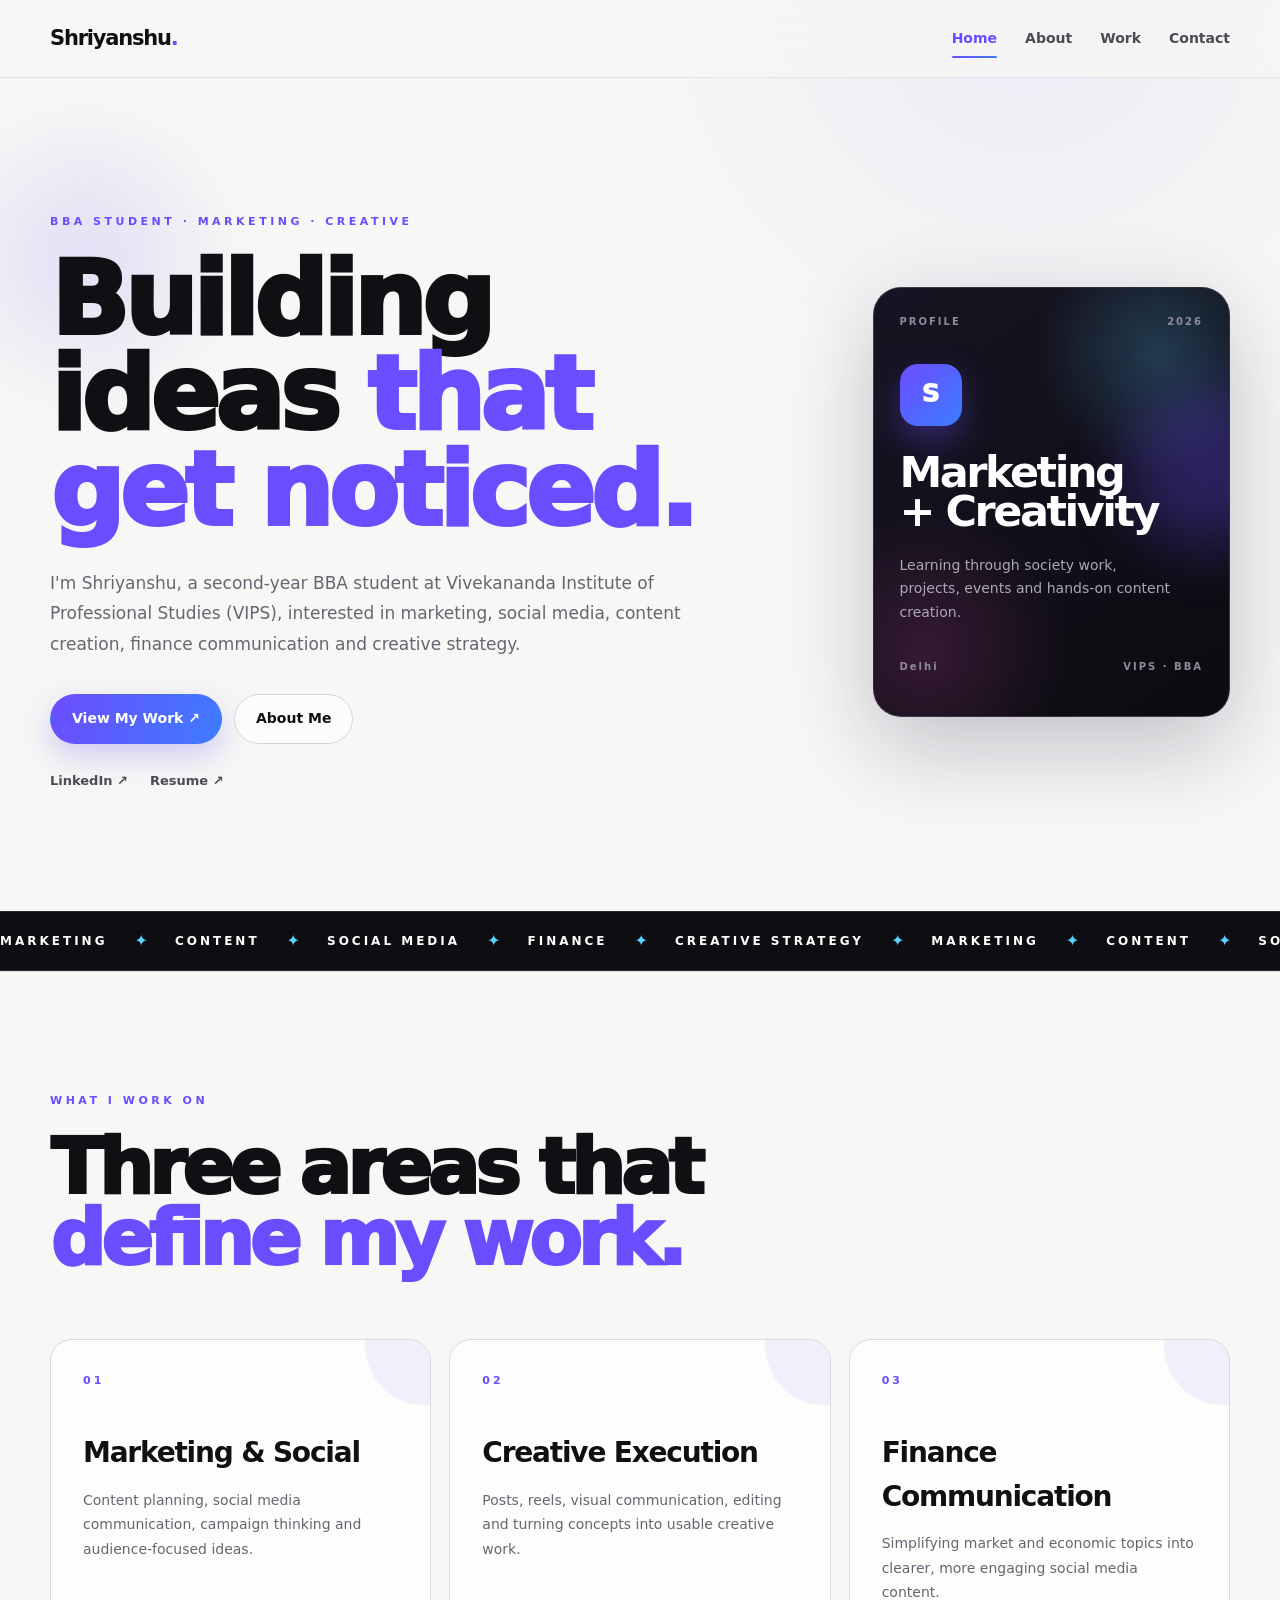
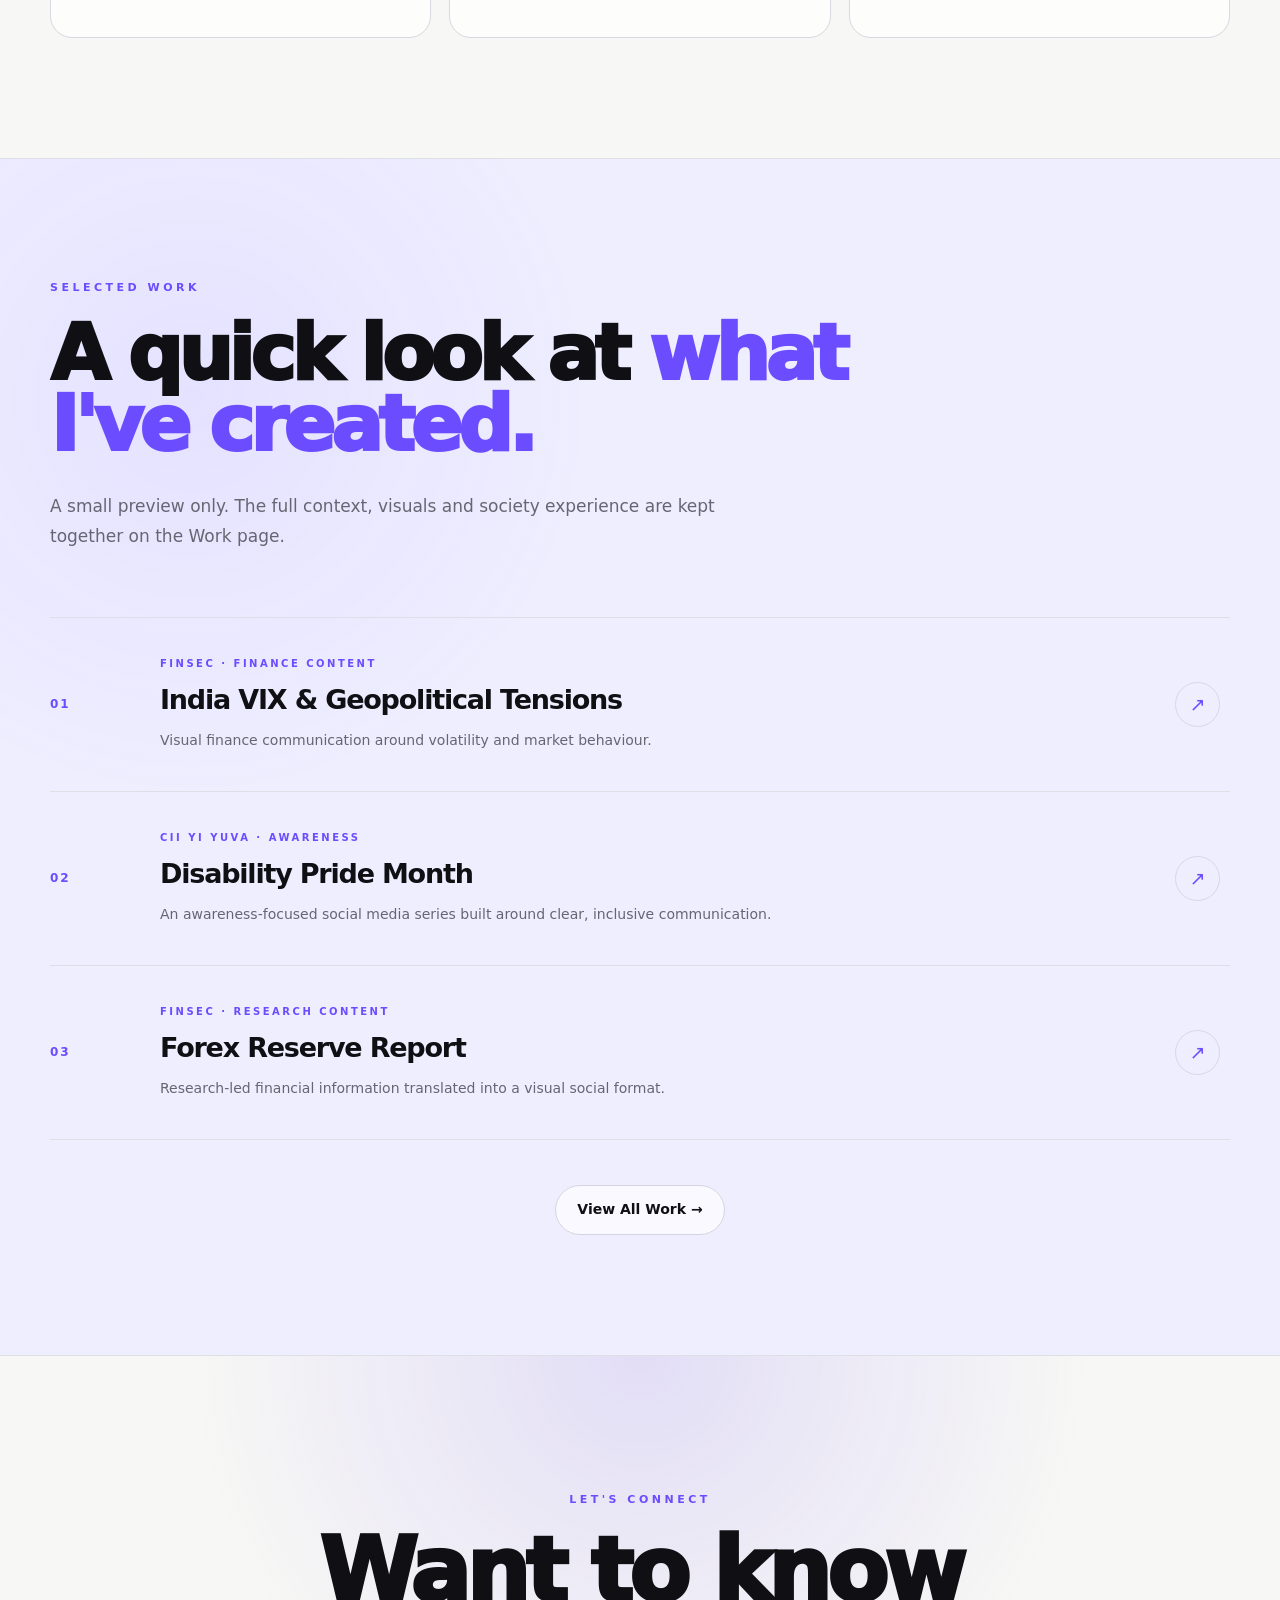
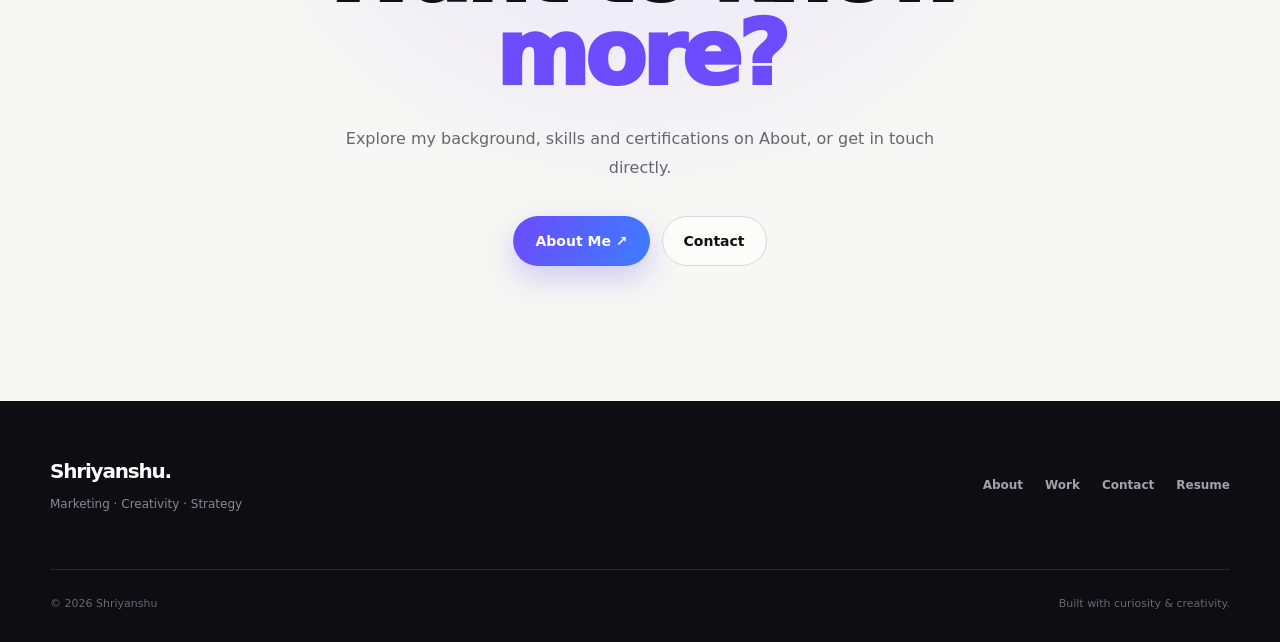
<file: index.html>
<!DOCTYPE html>
<html lang="en">
<head>
    <meta charset="UTF-8">
    <meta name="viewport" content="width=device-width, initial-scale=1.0">
    <title>Shriyanshu — Marketing & Creative Portfolio</title>
    <meta name="description" content="Portfolio of Shriyanshu, a BBA student focused on marketing, social media, content, finance communication and creative strategy.">
    <link rel="stylesheet" href="css/style.css">
</head>
<body>
<div class="scroll-progress" id="scrollProgress"></div>
<header class="navbar">
    <div class="container nav-container">
        <a href="index.html" class="logo">Shriyanshu<span>.</span></a>
        <button class="menu-toggle" id="menuToggle" aria-label="Open navigation menu" aria-expanded="false"><span></span><span></span></button>
        <nav id="mainNav">
            <a href="index.html" class="active">Home</a>
            <a href="about.html">About</a>
            <a href="projects.html">Work</a>
            <a href="contact.html">Contact</a>
        </nav>
    </div>
</header>
<main>
    <section class="hero home-hero">
        <div class="container">
            <div class="hero-grid">
                <div class="hero-content reveal">
                    <p class="eyebrow">BBA Student · Marketing · Creative</p>
                    <h1>Building ideas <span>that get noticed.</span></h1>
                    <p class="hero-text">I'm Shriyanshu, a second-year BBA student at Vivekananda Institute of Professional Studies (VIPS), interested in marketing, social media, content creation, finance communication and creative strategy.</p>
                    <div class="hero-buttons">
                        <a href="projects.html" class="btn primary">View My Work ↗</a>
                        <a href="about.html" class="btn secondary">About Me</a>
                    </div>
                    <div class="social-links">
                        <a href="https://www.linkedin.com/in/shriyanshu-246489385" target="_blank" rel="noopener noreferrer">LinkedIn ↗</a>
                        <a href="assets/images/resume/siri%20Resume.pdf" target="_blank" rel="noopener noreferrer">Resume ↗</a>
                    </div>
                </div>
                <div class="hero-card reveal reveal-delay">
                    <div class="hero-card-top"><span>PROFILE</span><span>2026</span></div>
                    <div class="hero-card-main">
                        <div class="profile-mark">S</div>
                        <h2>Marketing<br>+ Creativity</h2>
                        <p>Learning through society work, projects, events and hands-on content creation.</p>
                    </div>
                    <div class="hero-card-bottom"><span>Delhi</span><span>VIPS · BBA</span></div>
                </div>
            </div>
        </div>
    </section>

    <section class="marquee-section">
        <div class="marquee-track">
            <span>MARKETING</span><i>✦</i><span>CONTENT</span><i>✦</i><span>SOCIAL MEDIA</span><i>✦</i><span>FINANCE</span><i>✦</i><span>CREATIVE STRATEGY</span><i>✦</i>
            <span>MARKETING</span><i>✦</i><span>CONTENT</span><i>✦</i><span>SOCIAL MEDIA</span><i>✦</i><span>FINANCE</span><i>✦</i><span>CREATIVE STRATEGY</span><i>✦</i>
        </div>
    </section>

    <section class="section">
        <div class="container">
            <div class="section-heading reveal">
                <p class="eyebrow">What I Work On</p>
                <h2>Three areas that <span>define my work.</span></h2>
            </div>
            <div class="focus-grid">
                <article class="focus-card reveal"><div class="focus-number">01</div><h3>Marketing & Social</h3><p>Content planning, social media communication, campaign thinking and audience-focused ideas.</p></article>
                <article class="focus-card reveal"><div class="focus-number">02</div><h3>Creative Execution</h3><p>Posts, reels, visual communication, editing and turning concepts into usable creative work.</p></article>
                <article class="focus-card reveal"><div class="focus-number">03</div><h3>Finance Communication</h3><p>Simplifying market and economic topics into clearer, more engaging social media content.</p></article>
            </div>
        </div>
    </section>

    <section class="section section-light">
        <div class="container">
            <div class="section-heading reveal">
                <p class="eyebrow">Selected Work</p>
                <h2>A quick look at <span>what I've created.</span></h2>
                <p class="heading-description">A small preview only. The full context, visuals and society experience are kept together on the Work page.</p>
            </div>
            <div class="project-list">
                <article class="project-row reveal"><div class="project-index">01</div><div class="project-info"><p class="project-category">FINSEC · Finance Content</p><h3>India VIX & Geopolitical Tensions</h3><p>Visual finance communication around volatility and market behaviour.</p></div><a href="projects.html#projects" class="project-arrow" aria-label="View India VIX project">↗</a></article>
                <article class="project-row reveal"><div class="project-index">02</div><div class="project-info"><p class="project-category">CII Yi YUVA · Awareness</p><h3>Disability Pride Month</h3><p>An awareness-focused social media series built around clear, inclusive communication.</p></div><a href="projects.html#projects" class="project-arrow" aria-label="View Disability Pride project">↗</a></article>
                <article class="project-row reveal"><div class="project-index">03</div><div class="project-info"><p class="project-category">FINSEC · Research Content</p><h3>Forex Reserve Report</h3><p>Research-led financial information translated into a visual social format.</p></div><a href="projects.html#projects" class="project-arrow" aria-label="View Forex Reserve project">↗</a></article>
            </div>
            <div class="center-action reveal"><a href="projects.html" class="btn secondary">View All Work →</a></div>
        </div>
    </section>

    <section class="cta-section">
        <div class="container"><div class="cta-content reveal">
            <p class="eyebrow">Let's Connect</p>
            <h2>Want to know <span>more?</span></h2>
            <p>Explore my background, skills and certifications on About, or get in touch directly.</p>
            <div class="hero-buttons"><a href="about.html" class="btn primary">About Me ↗</a><a href="contact.html" class="btn secondary">Contact</a></div>
        </div></div>
    </section>
</main>
<footer>
    <div class="container footer-content">
        <div><a href="index.html" class="footer-logo">Shriyanshu.</a><p>Marketing · Creativity · Strategy</p></div>
        <div class="footer-links"><a href="about.html">About</a><a href="projects.html">Work</a><a href="contact.html">Contact</a><a href="assets/images/resume/siri%20Resume.pdf" target="_blank" rel="noopener noreferrer">Resume</a></div>
        <div class="footer-bottom"><span>© 2026 Shriyanshu</span><span>Built with curiosity & creativity.</span></div>
    </div>
</footer>
<script src="js/main.js"></script>
</body>
</html>
</file>
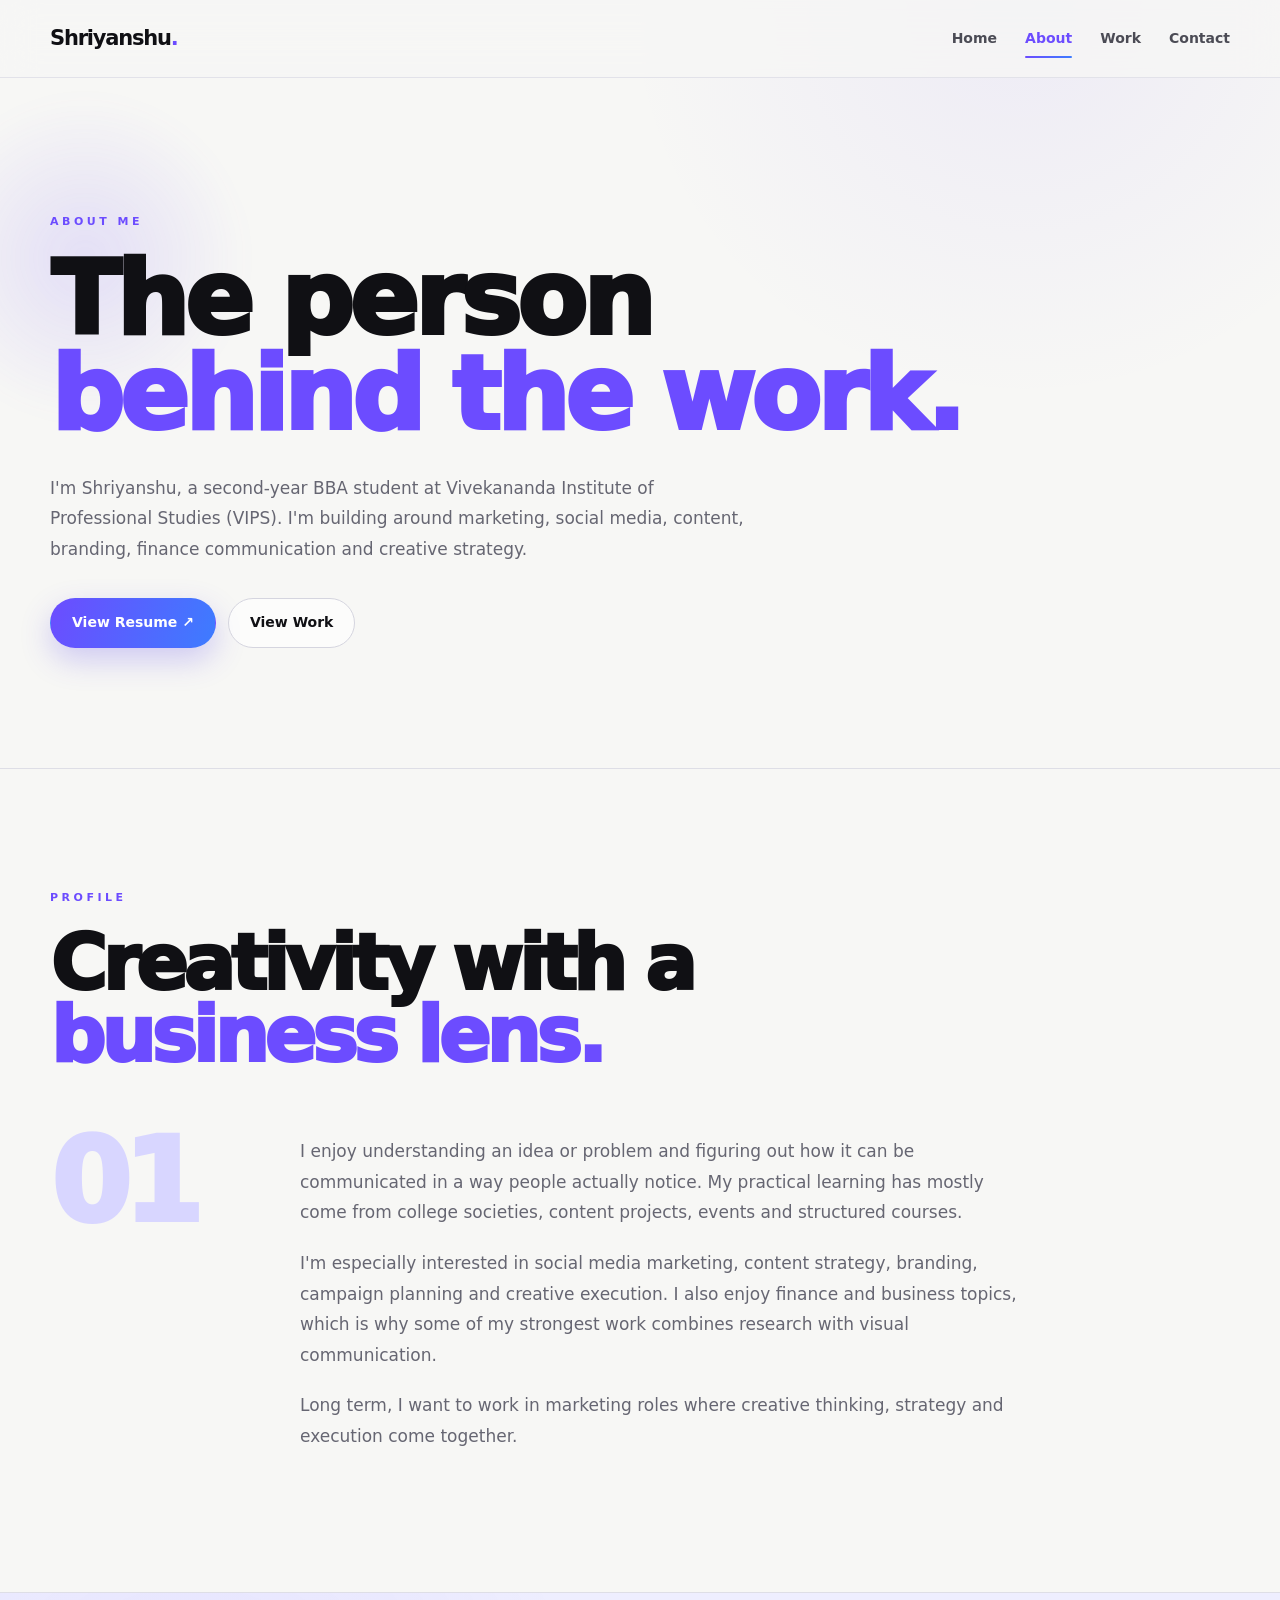
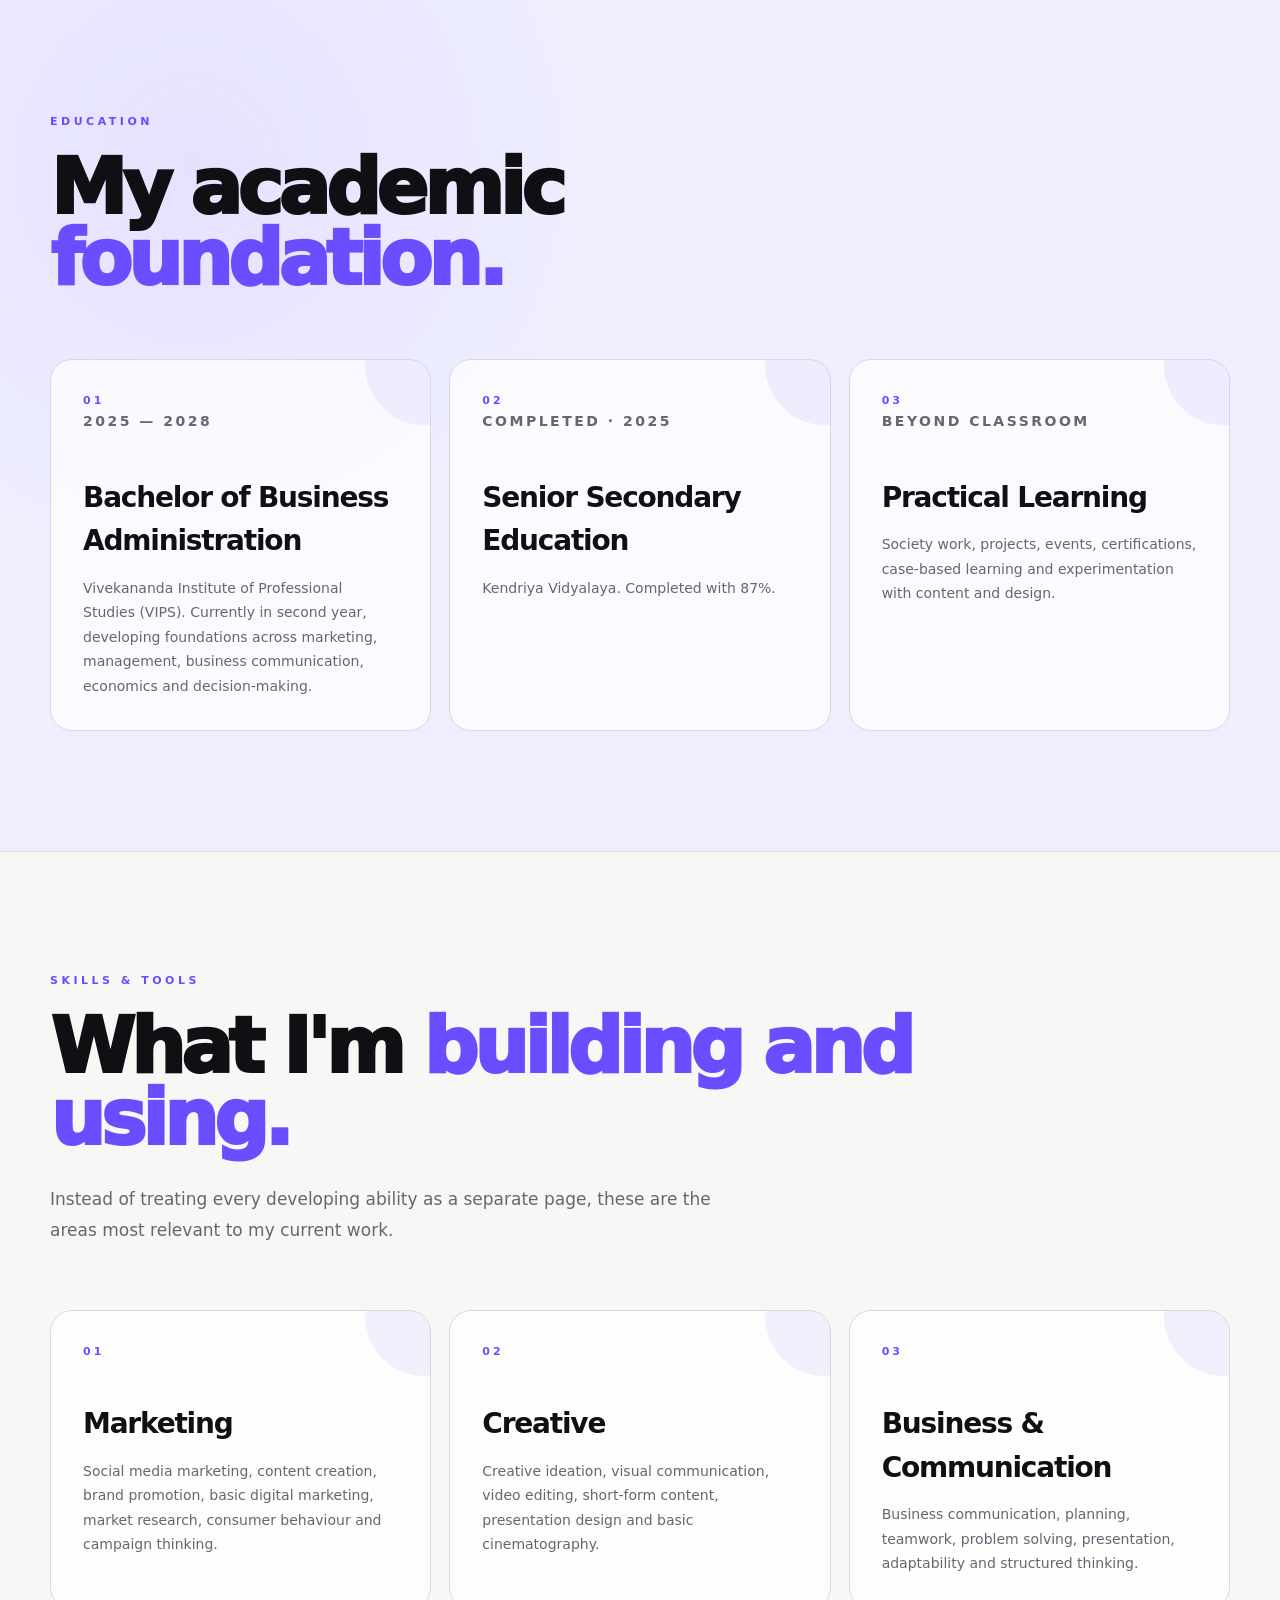
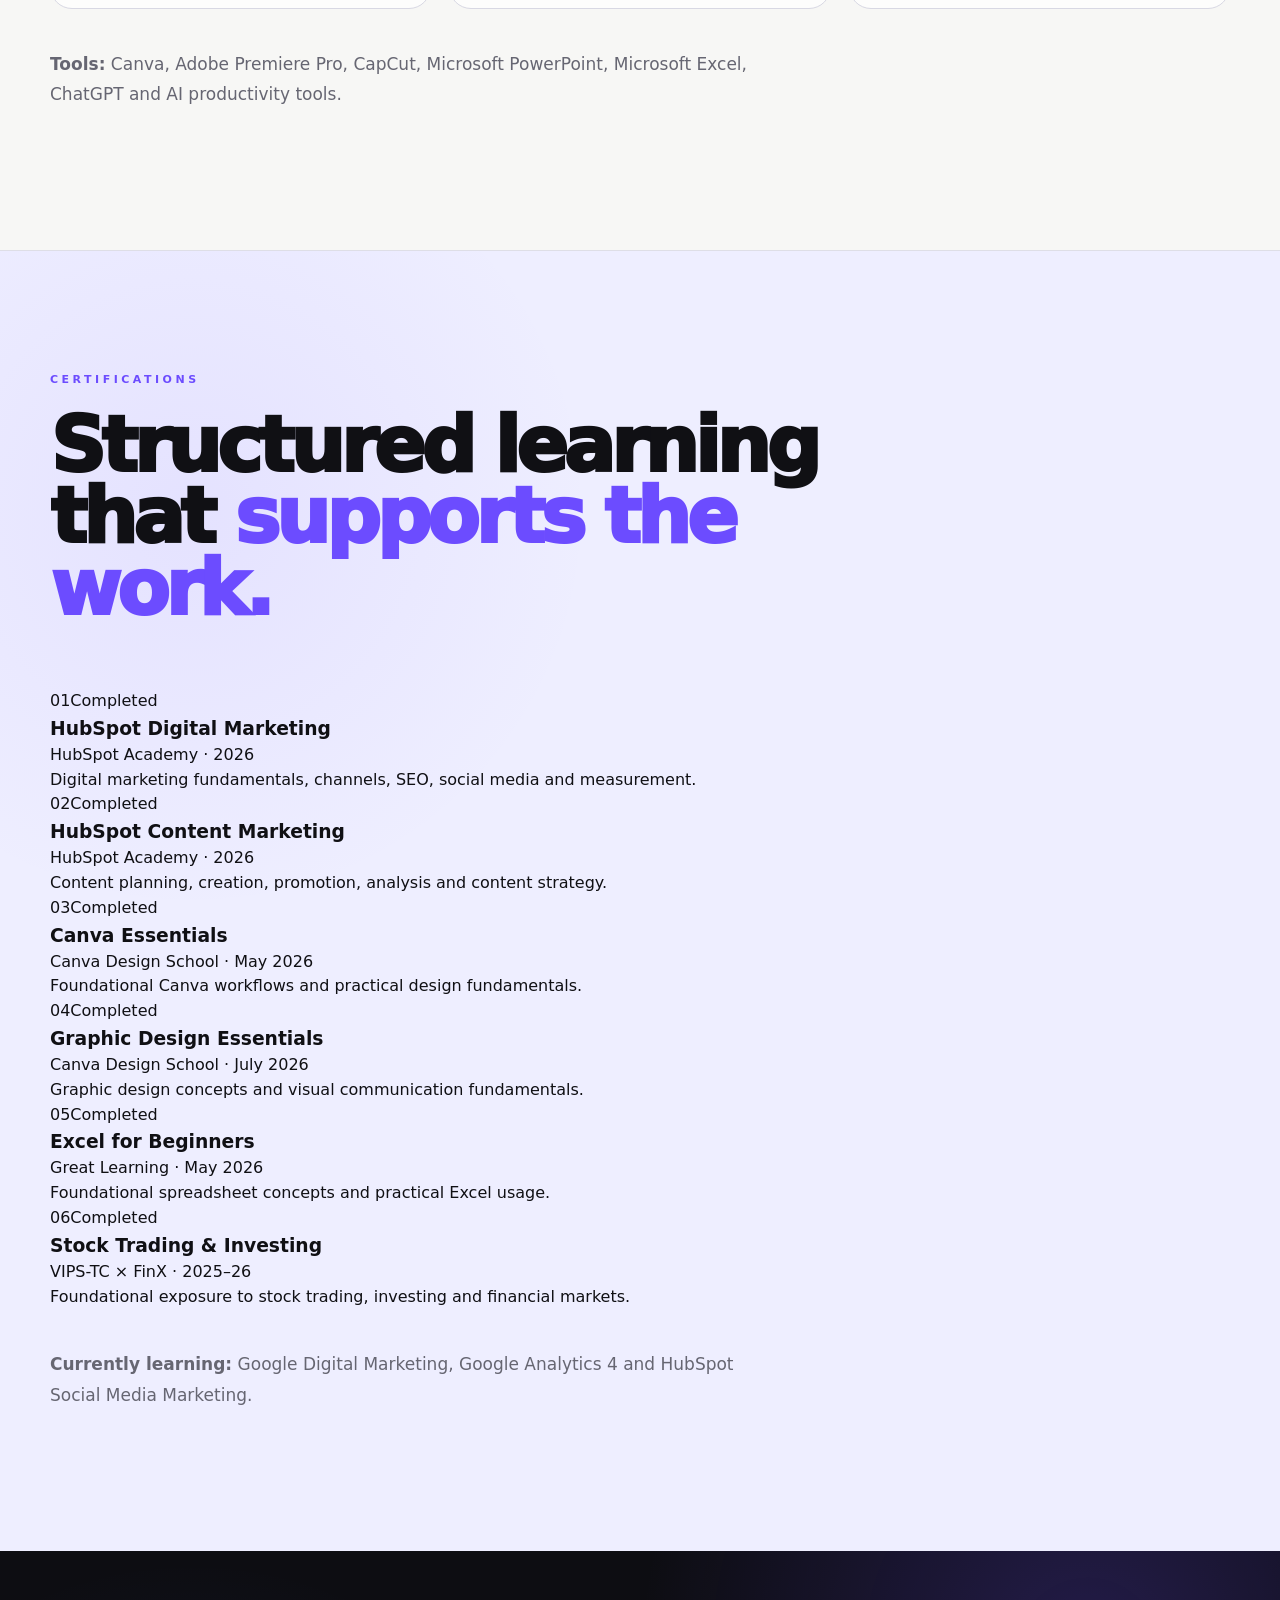
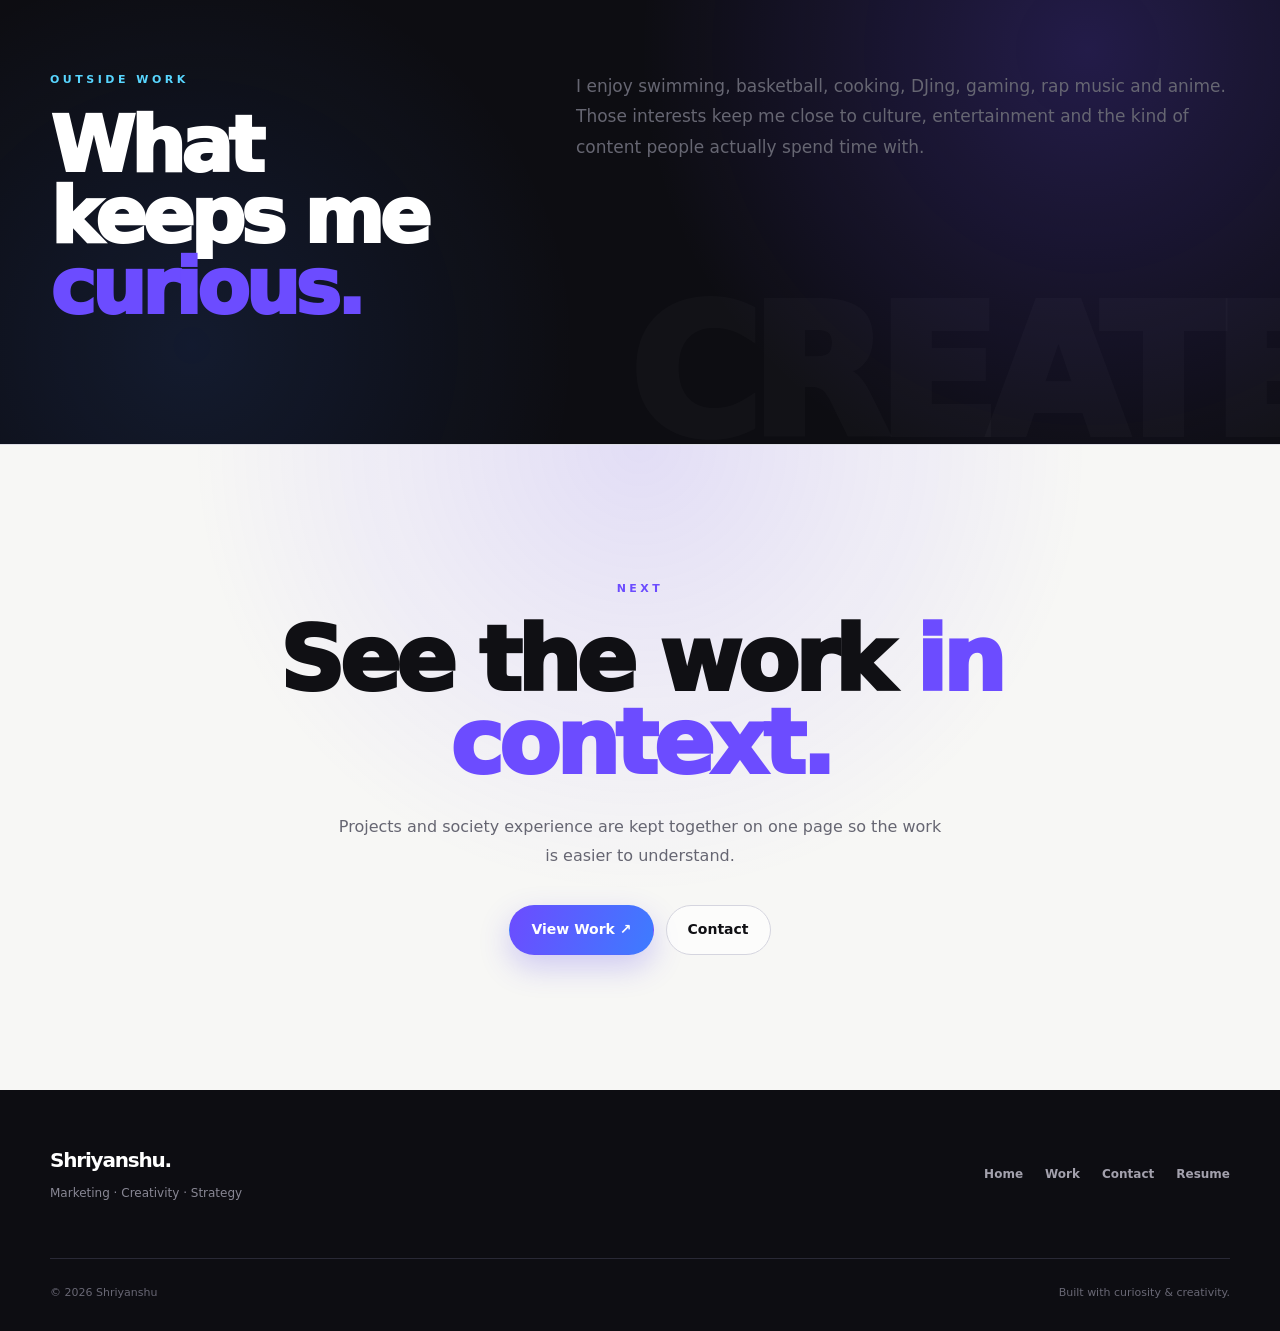
<file: about.html>
<!DOCTYPE html>
<html lang="en">
<head>
    <meta charset="UTF-8">
    <meta name="viewport" content="width=device-width, initial-scale=1.0">
    <title>About — Shriyanshu</title>
    <meta name="description" content="About Shriyanshu — education, skills, certifications, interests and career direction.">
    <link rel="stylesheet" href="css/style.css">
</head>
<body>
<div class="scroll-progress" id="scrollProgress"></div>
<header class="navbar">
    <div class="container nav-container">
        <a href="index.html" class="logo">Shriyanshu<span>.</span></a>
        <button class="menu-toggle" id="menuToggle" aria-label="Open navigation menu" aria-expanded="false"><span></span><span></span></button>
        <nav id="mainNav">
            <a href="index.html">Home</a>
            <a href="about.html" class="active">About</a>
            <a href="projects.html">Work</a>
            <a href="contact.html">Contact</a>
        </nav>
    </div>
</header>
<main>
    <section class="hero">
        <div class="container"><div class="hero-content reveal">
            <p class="eyebrow">About Me</p>
            <h1>The person <span>behind the work.</span></h1>
            <p class="hero-text">I'm Shriyanshu, a second-year BBA student at Vivekananda Institute of Professional Studies (VIPS). I'm building around marketing, social media, content, branding, finance communication and creative strategy.</p>
            <div class="hero-buttons"><a href="assets/images/resume/siri%20Resume.pdf" target="_blank" rel="noopener noreferrer" class="btn primary">View Resume ↗</a><a href="projects.html" class="btn secondary">View Work</a></div>
        </div></div>
    </section>

    <section class="section">
        <div class="container">
            <div class="section-heading reveal"><p class="eyebrow">Profile</p><h2>Creativity with a <span>business lens.</span></h2></div>
            <div class="split-section">
                <div class="large-number reveal">01</div>
                <div class="section-copy reveal">
                    <p>I enjoy understanding an idea or problem and figuring out how it can be communicated in a way people actually notice. My practical learning has mostly come from college societies, content projects, events and structured courses.</p>
                    <p>I'm especially interested in social media marketing, content strategy, branding, campaign planning and creative execution. I also enjoy finance and business topics, which is why some of my strongest work combines research with visual communication.</p>
                    <p>Long term, I want to work in marketing roles where creative thinking, strategy and execution come together.</p>
                </div>
            </div>
        </div>
    </section>

    <section class="section section-light" id="education">
        <div class="container">
            <div class="section-heading reveal"><p class="eyebrow">Education</p><h2>My academic <span>foundation.</span></h2></div>
            <div class="focus-grid">
                <article class="focus-card reveal"><div class="focus-number">01</div><p class="project-category">2025 — 2028</p><h3>Bachelor of Business Administration</h3><p>Vivekananda Institute of Professional Studies (VIPS). Currently in second year, developing foundations across marketing, management, business communication, economics and decision-making.</p></article>
                <article class="focus-card reveal"><div class="focus-number">02</div><p class="project-category">Completed · 2025</p><h3>Senior Secondary Education</h3><p>Kendriya Vidyalaya. Completed with 87%.</p></article>
                <article class="focus-card reveal"><div class="focus-number">03</div><p class="project-category">Beyond Classroom</p><h3>Practical Learning</h3><p>Society work, projects, events, certifications, case-based learning and experimentation with content and design.</p></article>
            </div>
        </div>
    </section>

    <section class="section" id="skills">
        <div class="container">
            <div class="section-heading reveal"><p class="eyebrow">Skills & Tools</p><h2>What I'm <span>building and using.</span></h2><p class="heading-description">Instead of treating every developing ability as a separate page, these are the areas most relevant to my current work.</p></div>
            <div class="focus-grid">
                <article class="focus-card reveal"><div class="focus-number">01</div><h3>Marketing</h3><p>Social media marketing, content creation, brand promotion, basic digital marketing, market research, consumer behaviour and campaign thinking.</p></article>
                <article class="focus-card reveal"><div class="focus-number">02</div><h3>Creative</h3><p>Creative ideation, visual communication, video editing, short-form content, presentation design and basic cinematography.</p></article>
                <article class="focus-card reveal"><div class="focus-number">03</div><h3>Business & Communication</h3><p>Business communication, planning, teamwork, problem solving, presentation, adaptability and structured thinking.</p></article>
            </div>
            <div class="section-copy reveal" style="margin-top:40px">
                <p><strong>Tools:</strong> Canva, Adobe Premiere Pro, CapCut, Microsoft PowerPoint, Microsoft Excel, ChatGPT and AI productivity tools.</p>
            </div>
        </div>
    </section>

    <section class="section section-light" id="certifications">
        <div class="container">
            <div class="section-heading reveal"><p class="eyebrow">Certifications</p><h2>Structured learning that <span>supports the work.</span></h2></div>
            <div class="certification-grid">
                <article class="certification-card reveal"><div class="certification-card-top"><span class="certification-number-small">01</span><span class="certification-status">Completed</span></div><h3>HubSpot Digital Marketing</h3><p class="certification-provider">HubSpot Academy · 2026</p><p>Digital marketing fundamentals, channels, SEO, social media and measurement.</p></article>
                <article class="certification-card reveal"><div class="certification-card-top"><span class="certification-number-small">02</span><span class="certification-status">Completed</span></div><h3>HubSpot Content Marketing</h3><p class="certification-provider">HubSpot Academy · 2026</p><p>Content planning, creation, promotion, analysis and content strategy.</p></article>
                <article class="certification-card reveal"><div class="certification-card-top"><span class="certification-number-small">03</span><span class="certification-status">Completed</span></div><h3>Canva Essentials</h3><p class="certification-provider">Canva Design School · May 2026</p><p>Foundational Canva workflows and practical design fundamentals.</p></article>
                <article class="certification-card reveal"><div class="certification-card-top"><span class="certification-number-small">04</span><span class="certification-status">Completed</span></div><h3>Graphic Design Essentials</h3><p class="certification-provider">Canva Design School · July 2026</p><p>Graphic design concepts and visual communication fundamentals.</p></article>
                <article class="certification-card reveal"><div class="certification-card-top"><span class="certification-number-small">05</span><span class="certification-status">Completed</span></div><h3>Excel for Beginners</h3><p class="certification-provider">Great Learning · May 2026</p><p>Foundational spreadsheet concepts and practical Excel usage.</p></article>
                <article class="certification-card reveal"><div class="certification-card-top"><span class="certification-number-small">06</span><span class="certification-status">Completed</span></div><h3>Stock Trading & Investing</h3><p class="certification-provider">VIPS-TC × FinX · 2025–26</p><p>Foundational exposure to stock trading, investing and financial markets.</p></article>
            </div>
            <div class="section-copy reveal" style="margin-top:40px"><p><strong>Currently learning:</strong> Google Digital Marketing, Google Analytics 4 and HubSpot Social Media Marketing.</p></div>
        </div>
    </section>

    <section class="dark-section">
        <div class="container"><div class="dark-grid">
            <div class="dark-heading reveal"><p class="eyebrow">Outside Work</p><h2>What keeps me <span>curious.</span></h2></div>
            <div class="section-copy reveal"><p>I enjoy swimming, basketball, cooking, DJing, gaming, rap music and anime. Those interests keep me close to culture, entertainment and the kind of content people actually spend time with.</p></div>
        </div></div>
    </section>

    <section class="cta-section">
        <div class="container"><div class="cta-content reveal"><p class="eyebrow">Next</p><h2>See the work <span>in context.</span></h2><p>Projects and society experience are kept together on one page so the work is easier to understand.</p><div class="hero-buttons"><a href="projects.html" class="btn primary">View Work ↗</a><a href="contact.html" class="btn secondary">Contact</a></div></div></div>
    </section>
</main>
<footer>
    <div class="container footer-content">
        <div><a href="index.html" class="footer-logo">Shriyanshu.</a><p>Marketing · Creativity · Strategy</p></div>
        <div class="footer-links"><a href="index.html">Home</a><a href="projects.html">Work</a><a href="contact.html">Contact</a><a href="assets/images/resume/siri%20Resume.pdf" target="_blank" rel="noopener noreferrer">Resume</a></div>
        <div class="footer-bottom"><span>© 2026 Shriyanshu</span><span>Built with curiosity & creativity.</span></div>
    </div>
</footer>
<script src="js/main.js"></script>
</body>
</html>
</file>
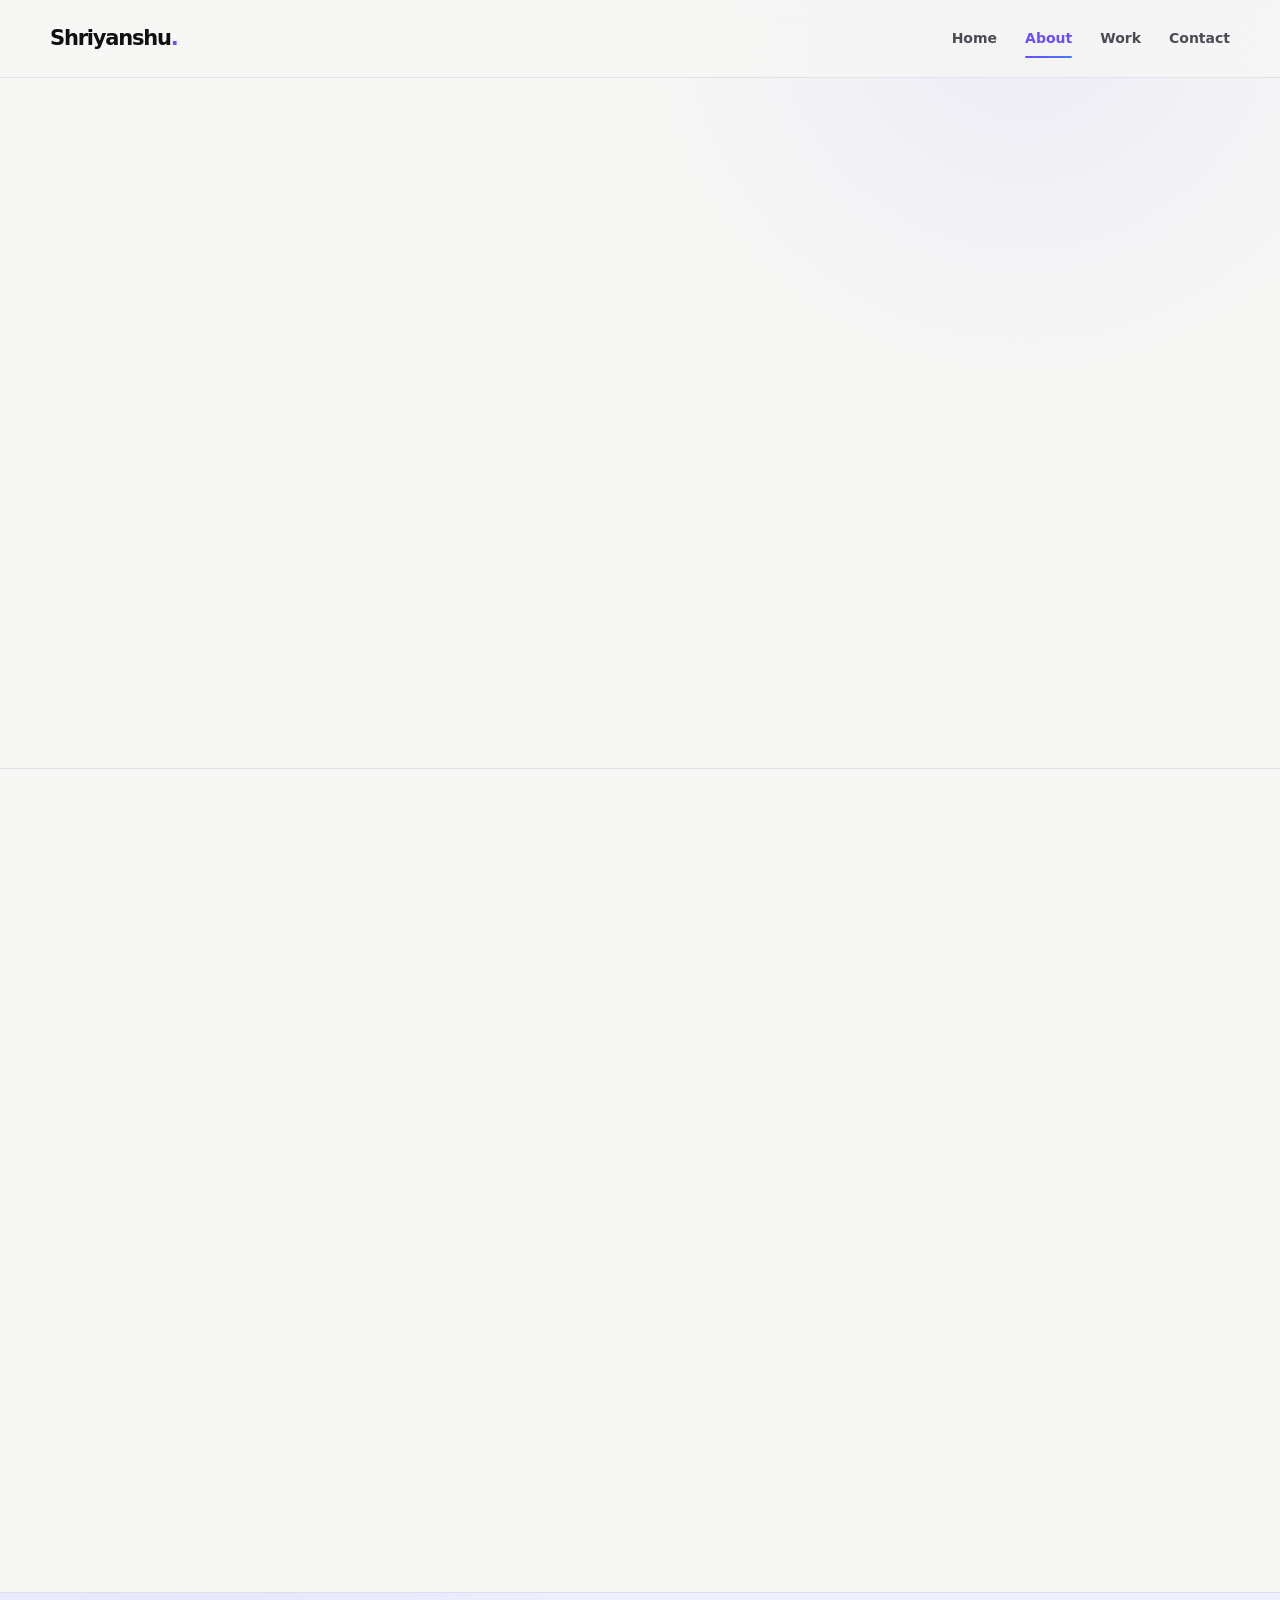
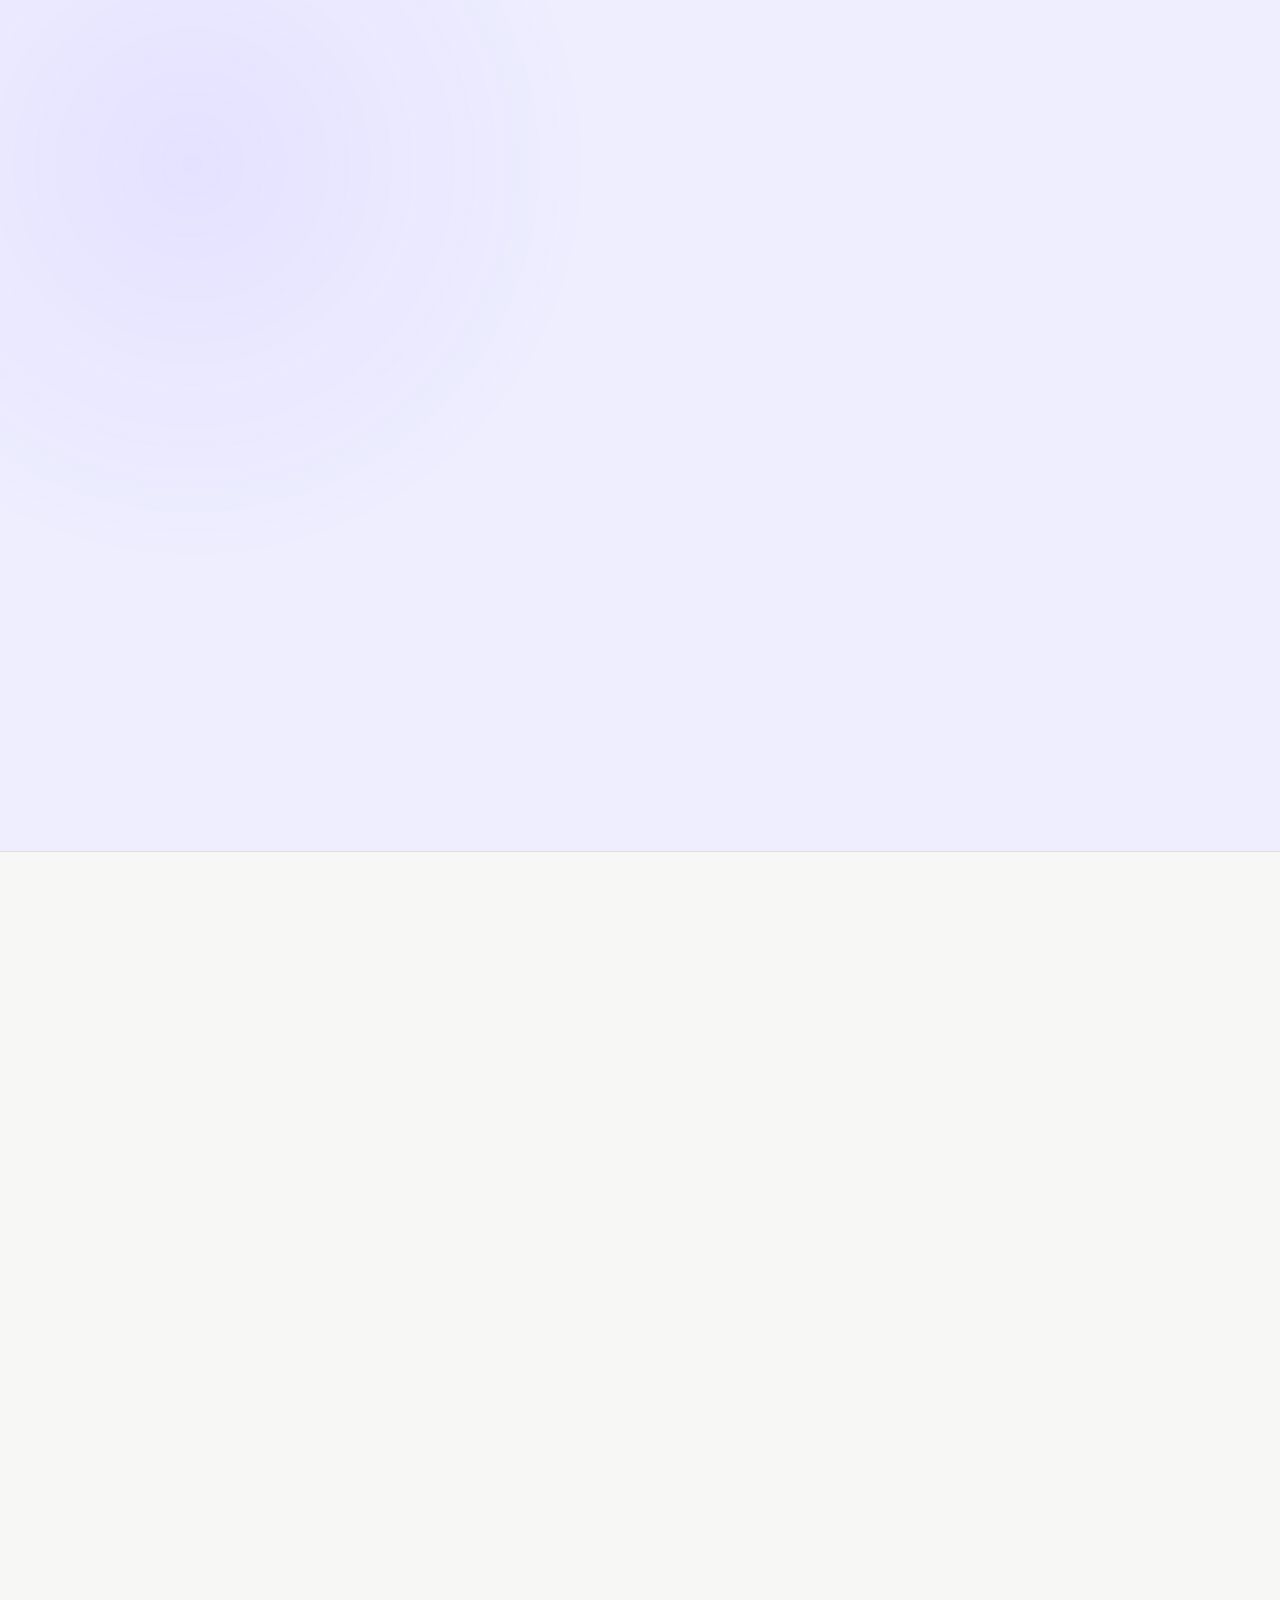
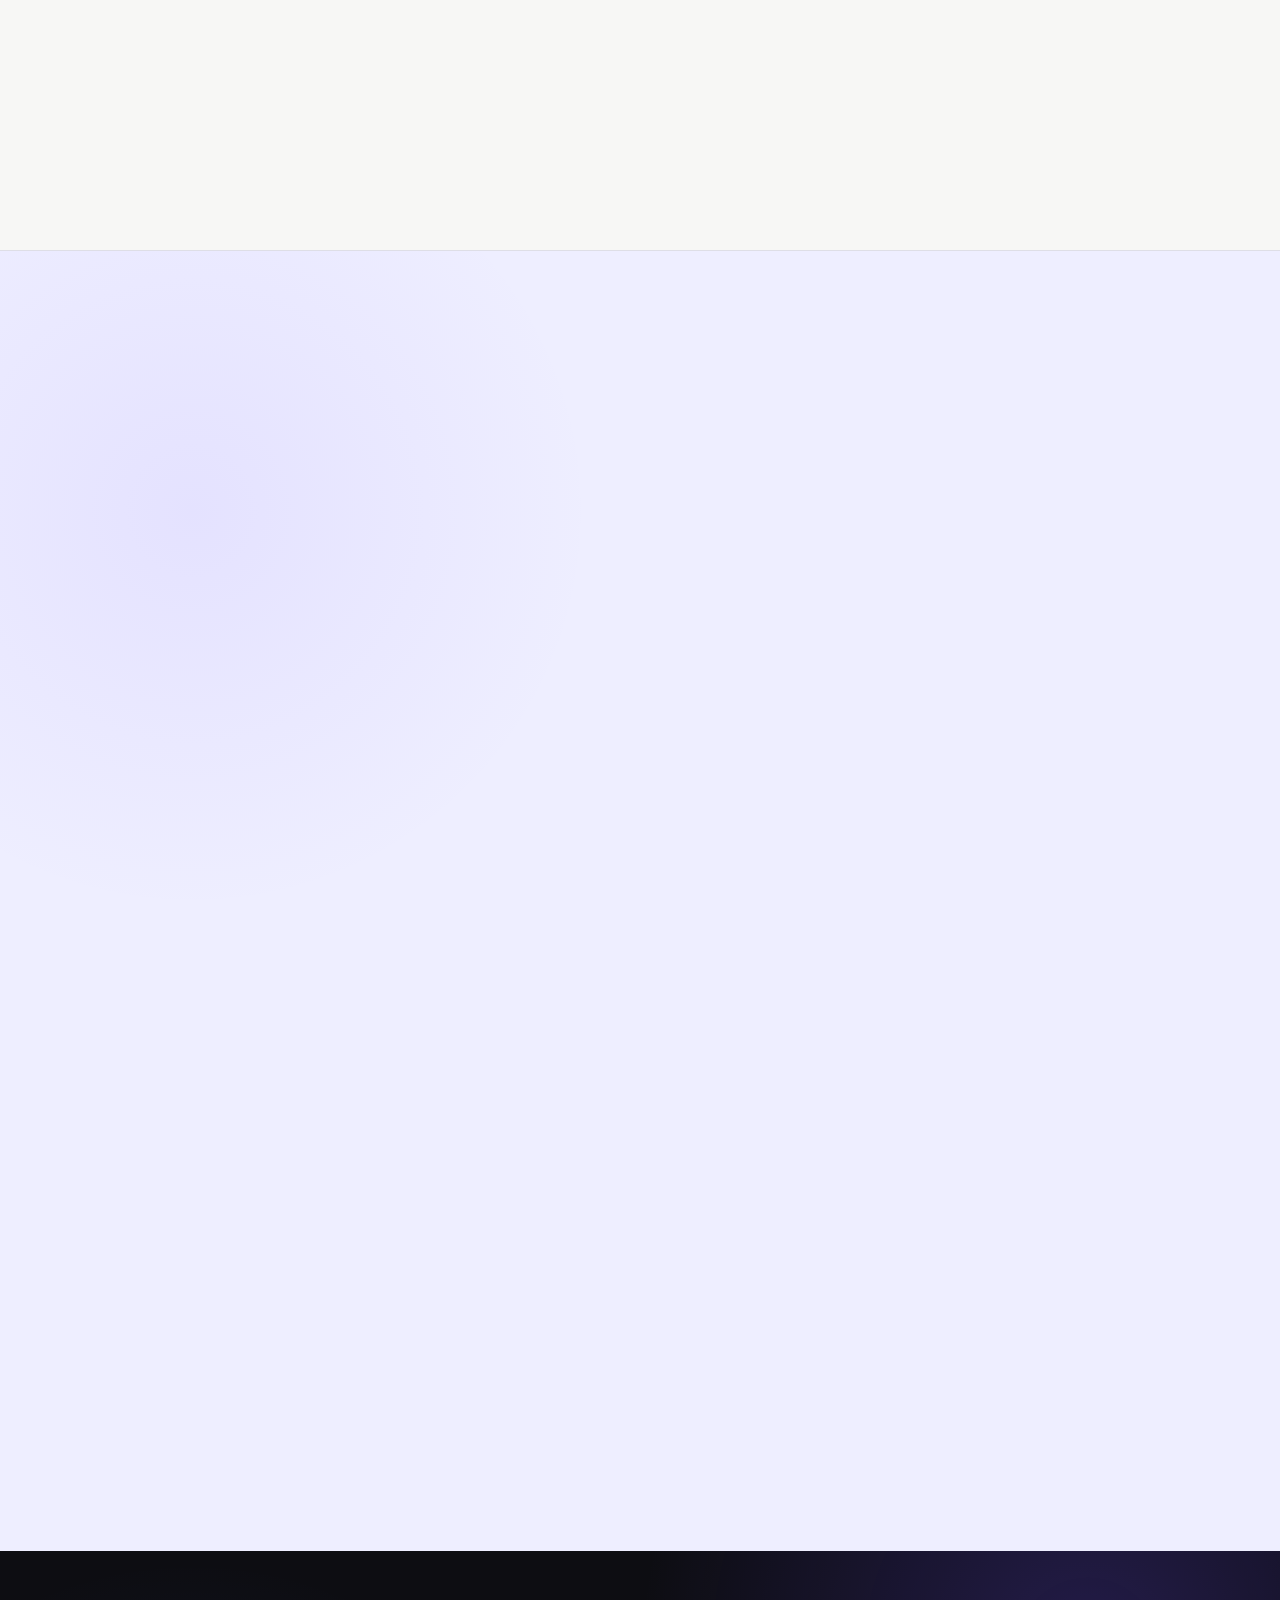
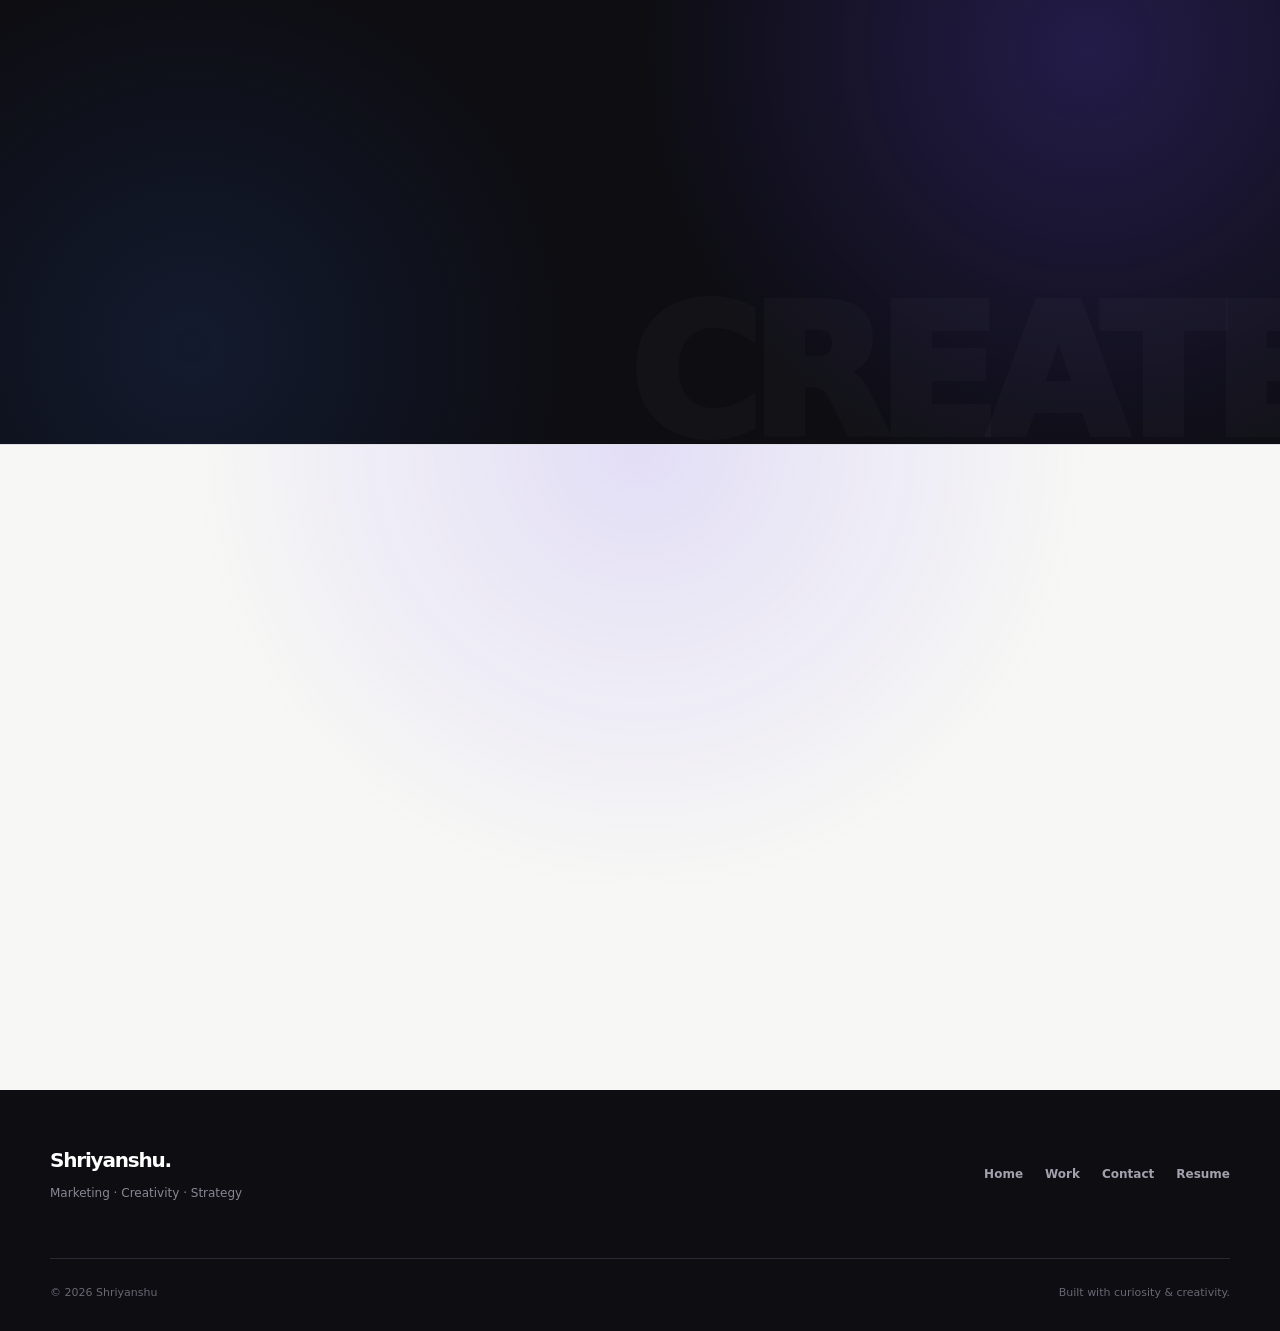
<file: certifications.html>
<!DOCTYPE html>
<html lang="en">
<head>
    <meta charset="UTF-8">
    <meta name="viewport" content="width=device-width, initial-scale=1.0">
    <meta http-equiv="refresh" content="0; url=about.html#certifications">
    <link rel="canonical" href="https://kumarshriyansh22-hue.github.io/shriyanshu-portfolio/about.html">
    <title>Certifications — Moved to About</title>
</head>
<body>
    <p>Certifications are now part of the <a href="about.html#certifications">About page</a>.</p>
</body>
</html>
</file>
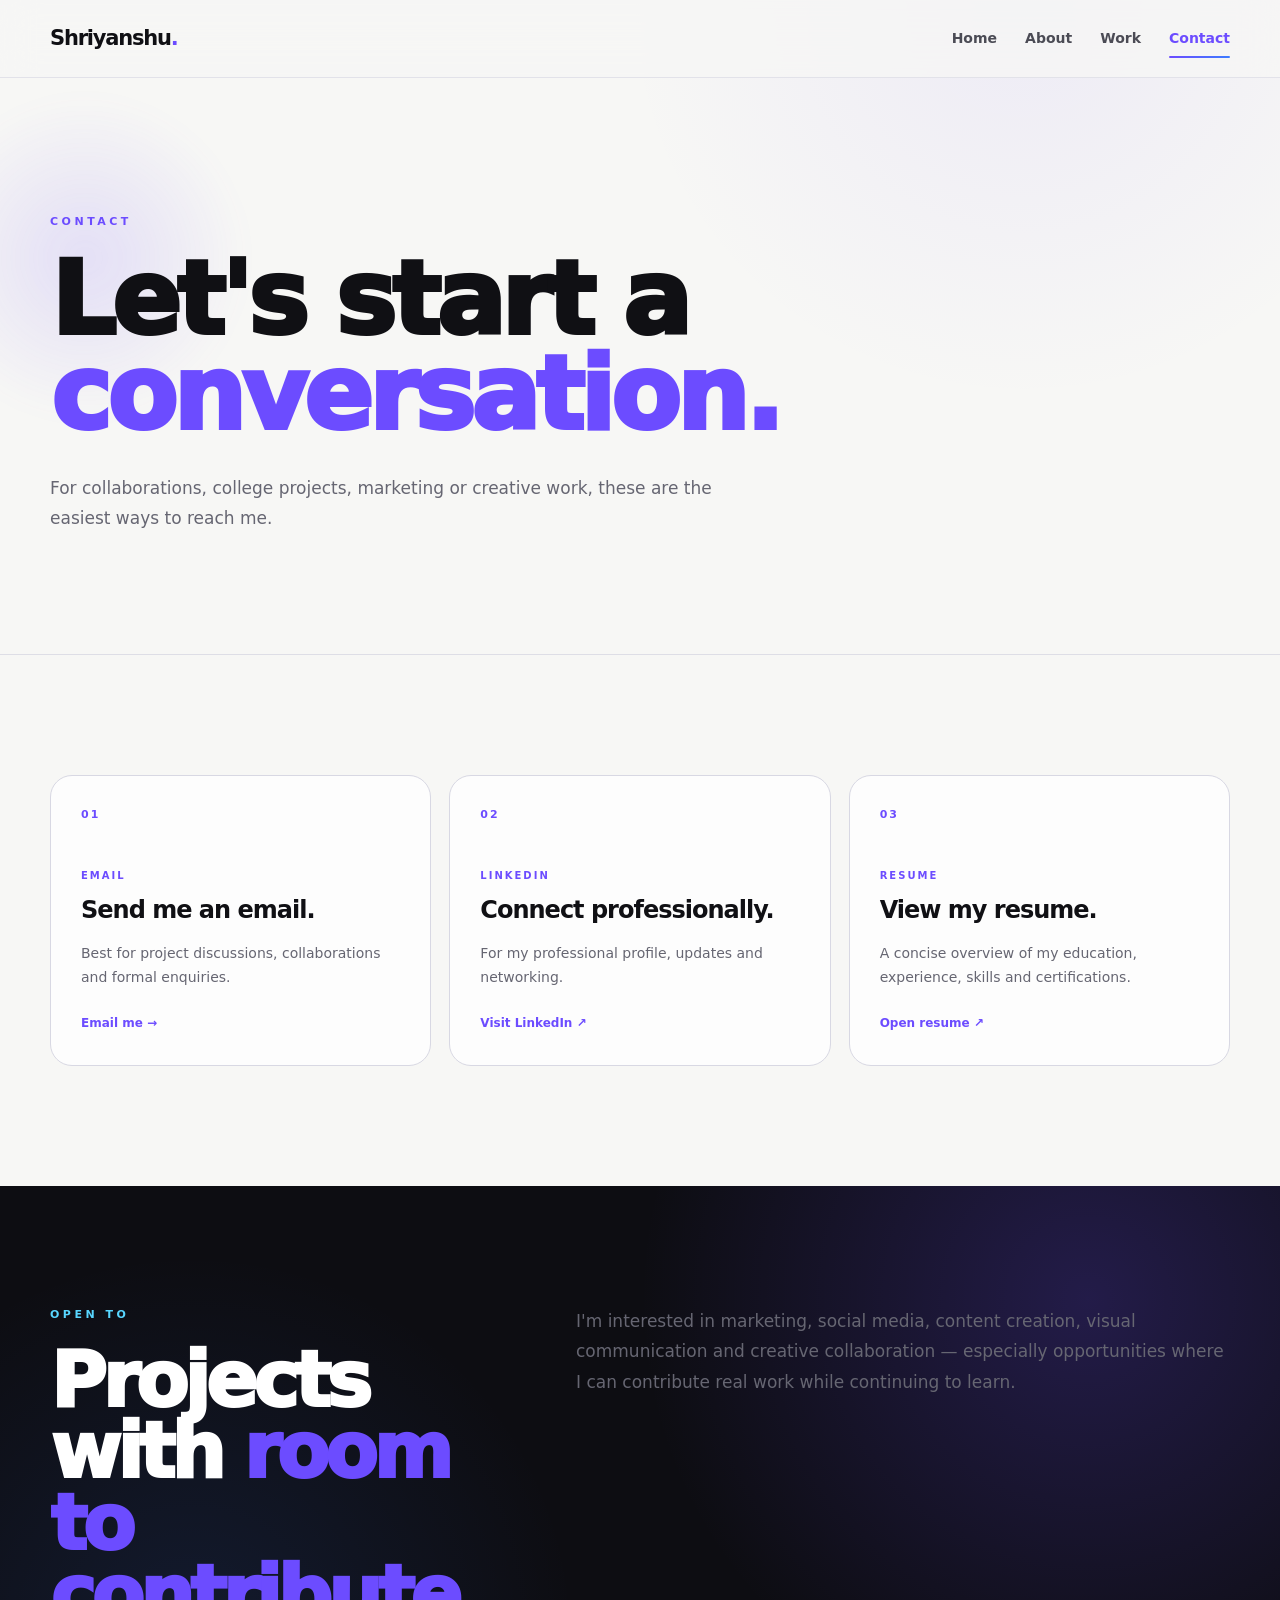
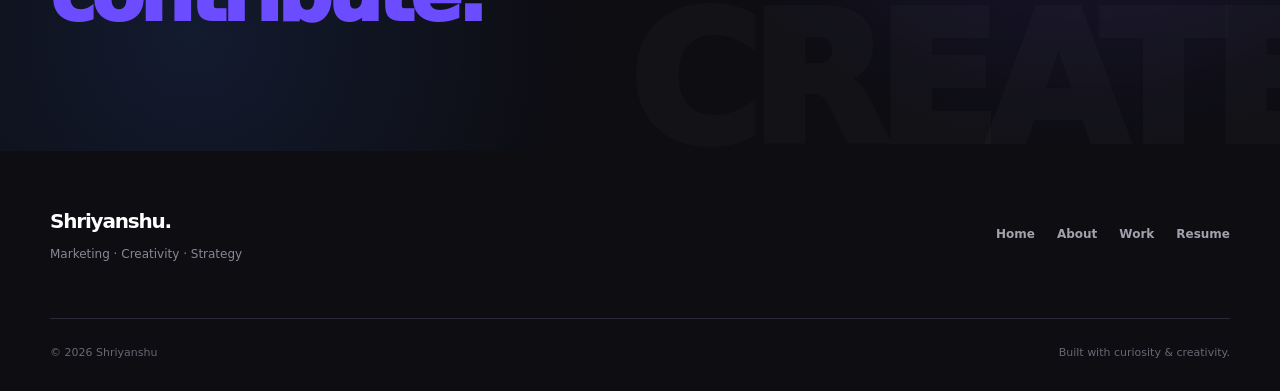
<file: contact.html>
<!DOCTYPE html>
<html lang="en">
<head>
    <meta charset="UTF-8">
    <meta name="viewport" content="width=device-width, initial-scale=1.0">
    <title>Contact — Shriyanshu</title>
    <meta name="description" content="Contact Shriyanshu for marketing, social media, content, creative projects and collaborations.">
    <link rel="stylesheet" href="css/style.css">
</head>
<body>
<div class="scroll-progress" id="scrollProgress"></div>
<header class="navbar">
    <div class="container nav-container">
        <a href="index.html" class="logo">Shriyanshu<span>.</span></a>
        <button class="menu-toggle" id="menuToggle" aria-label="Open navigation menu" aria-expanded="false"><span></span><span></span></button>
        <nav id="mainNav">
            <a href="index.html">Home</a>
            <a href="about.html">About</a>
            <a href="projects.html">Work</a>
            <a href="contact.html" class="active">Contact</a>
        </nav>
    </div>
</header>
<main>
    <section class="hero">
        <div class="container"><div class="hero-content reveal">
            <p class="eyebrow">Contact</p>
            <h1>Let's start a <span>conversation.</span></h1>
            <p class="hero-text">For collaborations, college projects, marketing or creative work, these are the easiest ways to reach me.</p>
        </div></div>
    </section>

    <section class="section">
        <div class="container">
            <div class="contact-grid">
                <a href="mailto:bba_06917701725_shriyanshu@vipstc.edu.in" class="contact-card reveal"><div class="contact-number">01</div><div class="contact-card-content"><p class="contact-label">Email</p><h3>Send me an email.</h3><p>Best for project discussions, collaborations and formal enquiries.</p><span class="contact-link">Email me →</span></div></a>
                <a href="https://www.linkedin.com/in/shriyanshu-246489385" target="_blank" rel="noopener noreferrer" class="contact-card reveal"><div class="contact-number">02</div><div class="contact-card-content"><p class="contact-label">LinkedIn</p><h3>Connect professionally.</h3><p>For my professional profile, updates and networking.</p><span class="contact-link">Visit LinkedIn ↗</span></div></a>
                <a href="assets/images/resume/siri%20Resume.pdf" target="_blank" rel="noopener noreferrer" class="contact-card reveal"><div class="contact-number">03</div><div class="contact-card-content"><p class="contact-label">Resume</p><h3>View my resume.</h3><p>A concise overview of my education, experience, skills and certifications.</p><span class="contact-link">Open resume ↗</span></div></a>
            </div>
        </div>
    </section>

    <section class="dark-section">
        <div class="container"><div class="dark-grid">
            <div class="dark-heading reveal"><p class="eyebrow">Open To</p><h2>Projects with <span>room to contribute.</span></h2></div>
            <div class="section-copy reveal"><p>I'm interested in marketing, social media, content creation, visual communication and creative collaboration — especially opportunities where I can contribute real work while continuing to learn.</p></div>
        </div></div>
    </section>
</main>
<footer>
    <div class="container footer-content">
        <div><a href="index.html" class="footer-logo">Shriyanshu.</a><p>Marketing · Creativity · Strategy</p></div>
        <div class="footer-links"><a href="index.html">Home</a><a href="about.html">About</a><a href="projects.html">Work</a><a href="assets/images/resume/siri%20Resume.pdf" target="_blank" rel="noopener noreferrer">Resume</a></div>
        <div class="footer-bottom"><span>© 2026 Shriyanshu</span><span>Built with curiosity & creativity.</span></div>
    </div>
</footer>
<script src="js/main.js"></script>
</body>
</html>
</file>
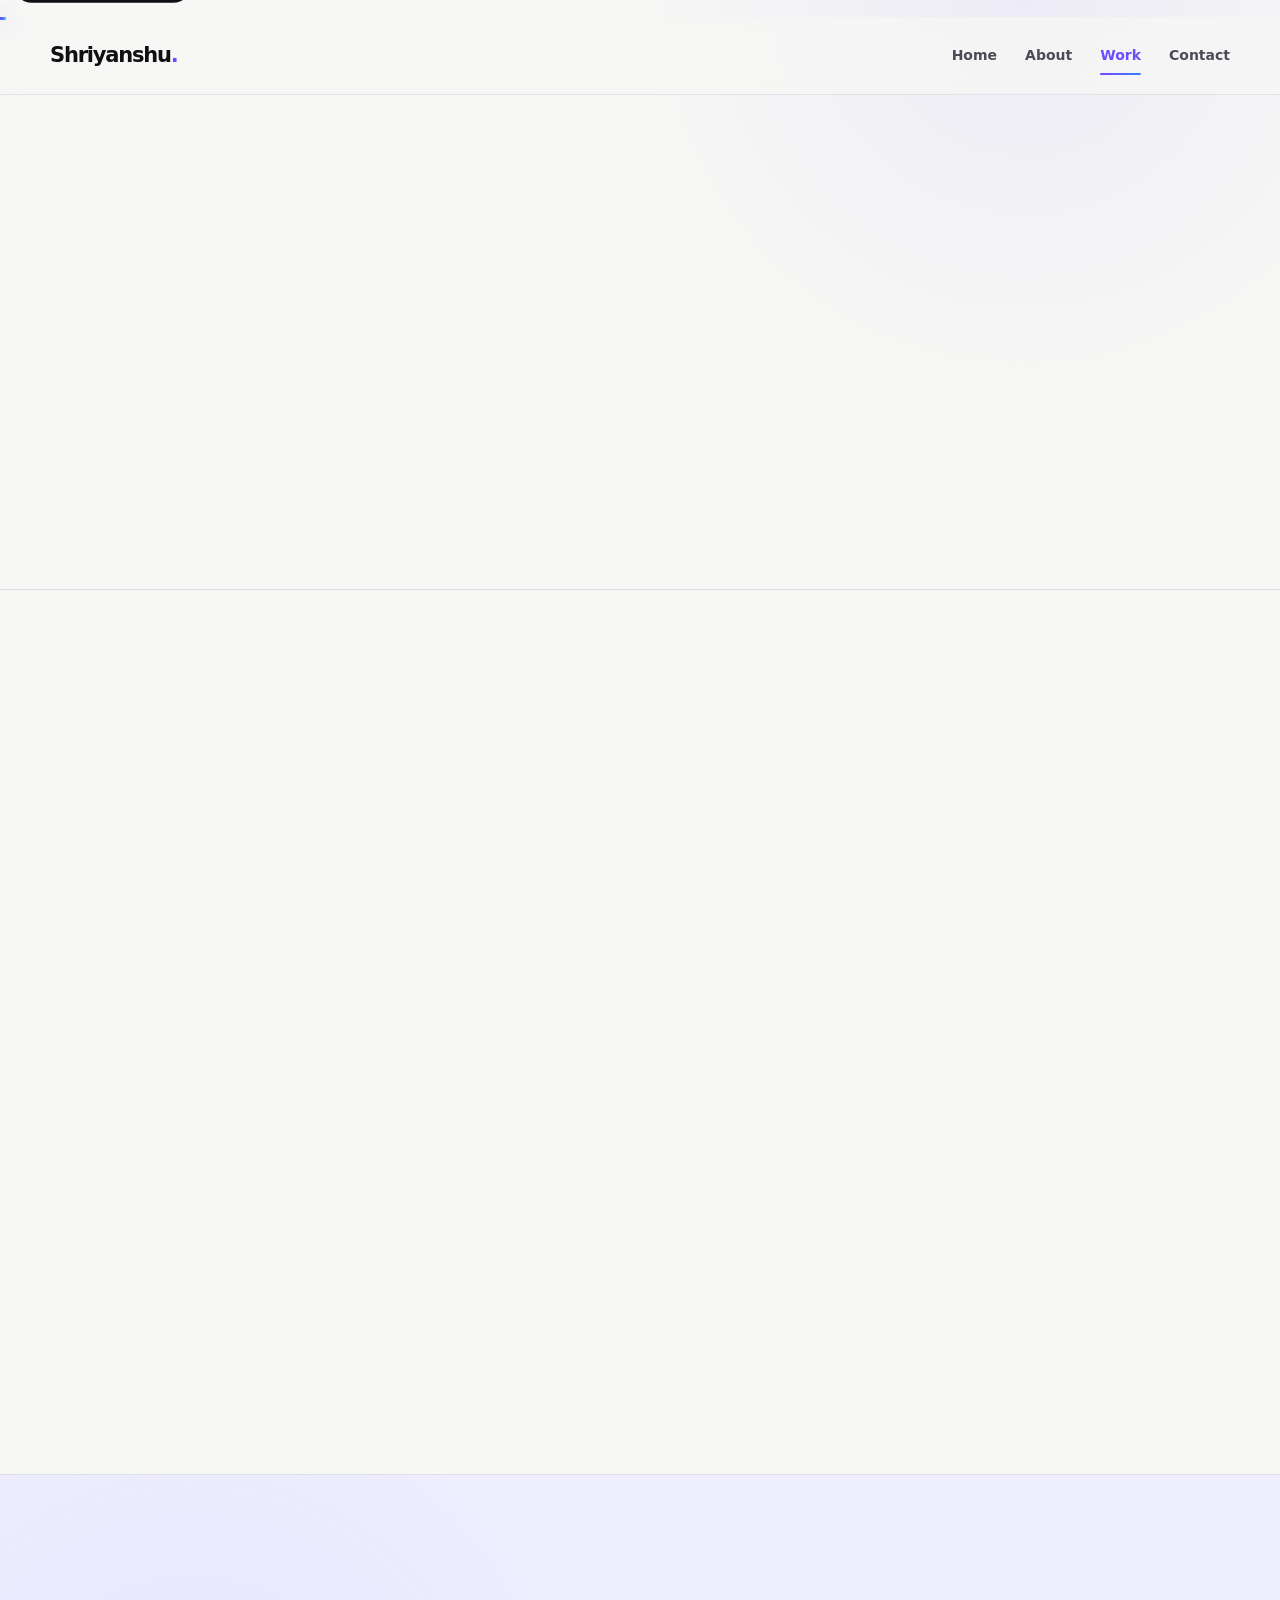
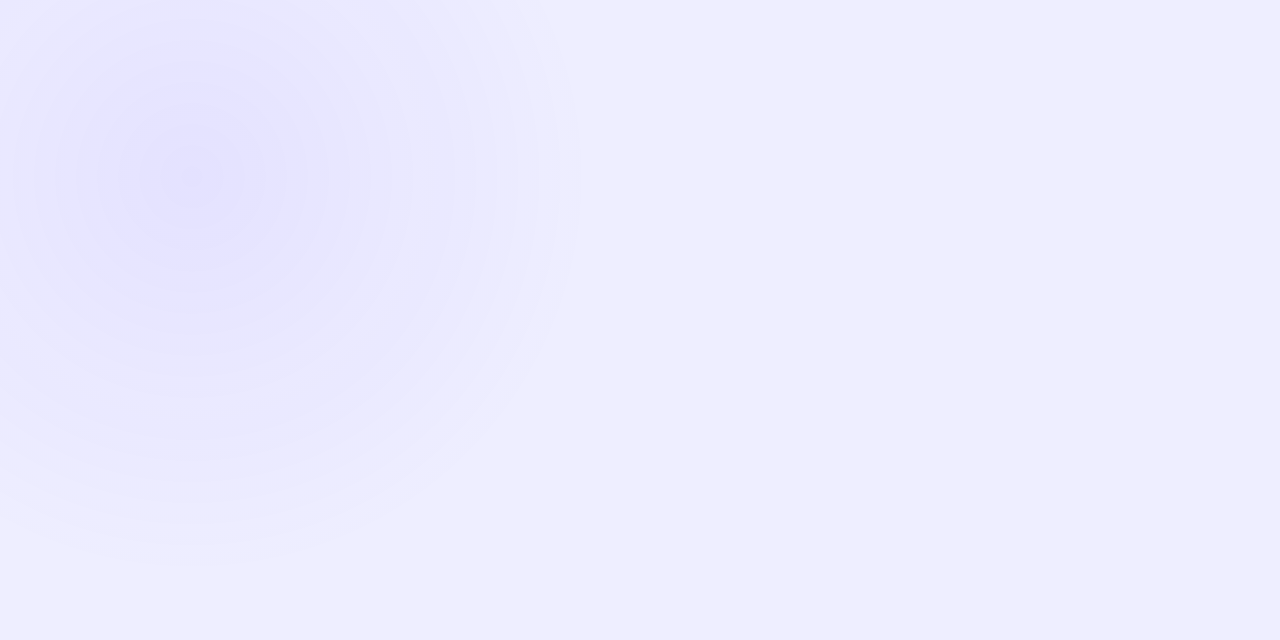
<file: experience.html>
<!DOCTYPE html>
<html lang="en">
<head>
    <meta charset="UTF-8">
    <meta name="viewport" content="width=device-width, initial-scale=1.0">
    <meta http-equiv="refresh" content="0; url=projects.html#experience">
    <link rel="canonical" href="https://kumarshriyansh22-hue.github.io/shriyanshu-portfolio/projects.html">
    <title>Experience — Moved to Work</title>
</head>
<body>
    <p>Experience is now part of the <a href="projects.html#experience">Work page</a>.</p>
</body>
</html>
</file>
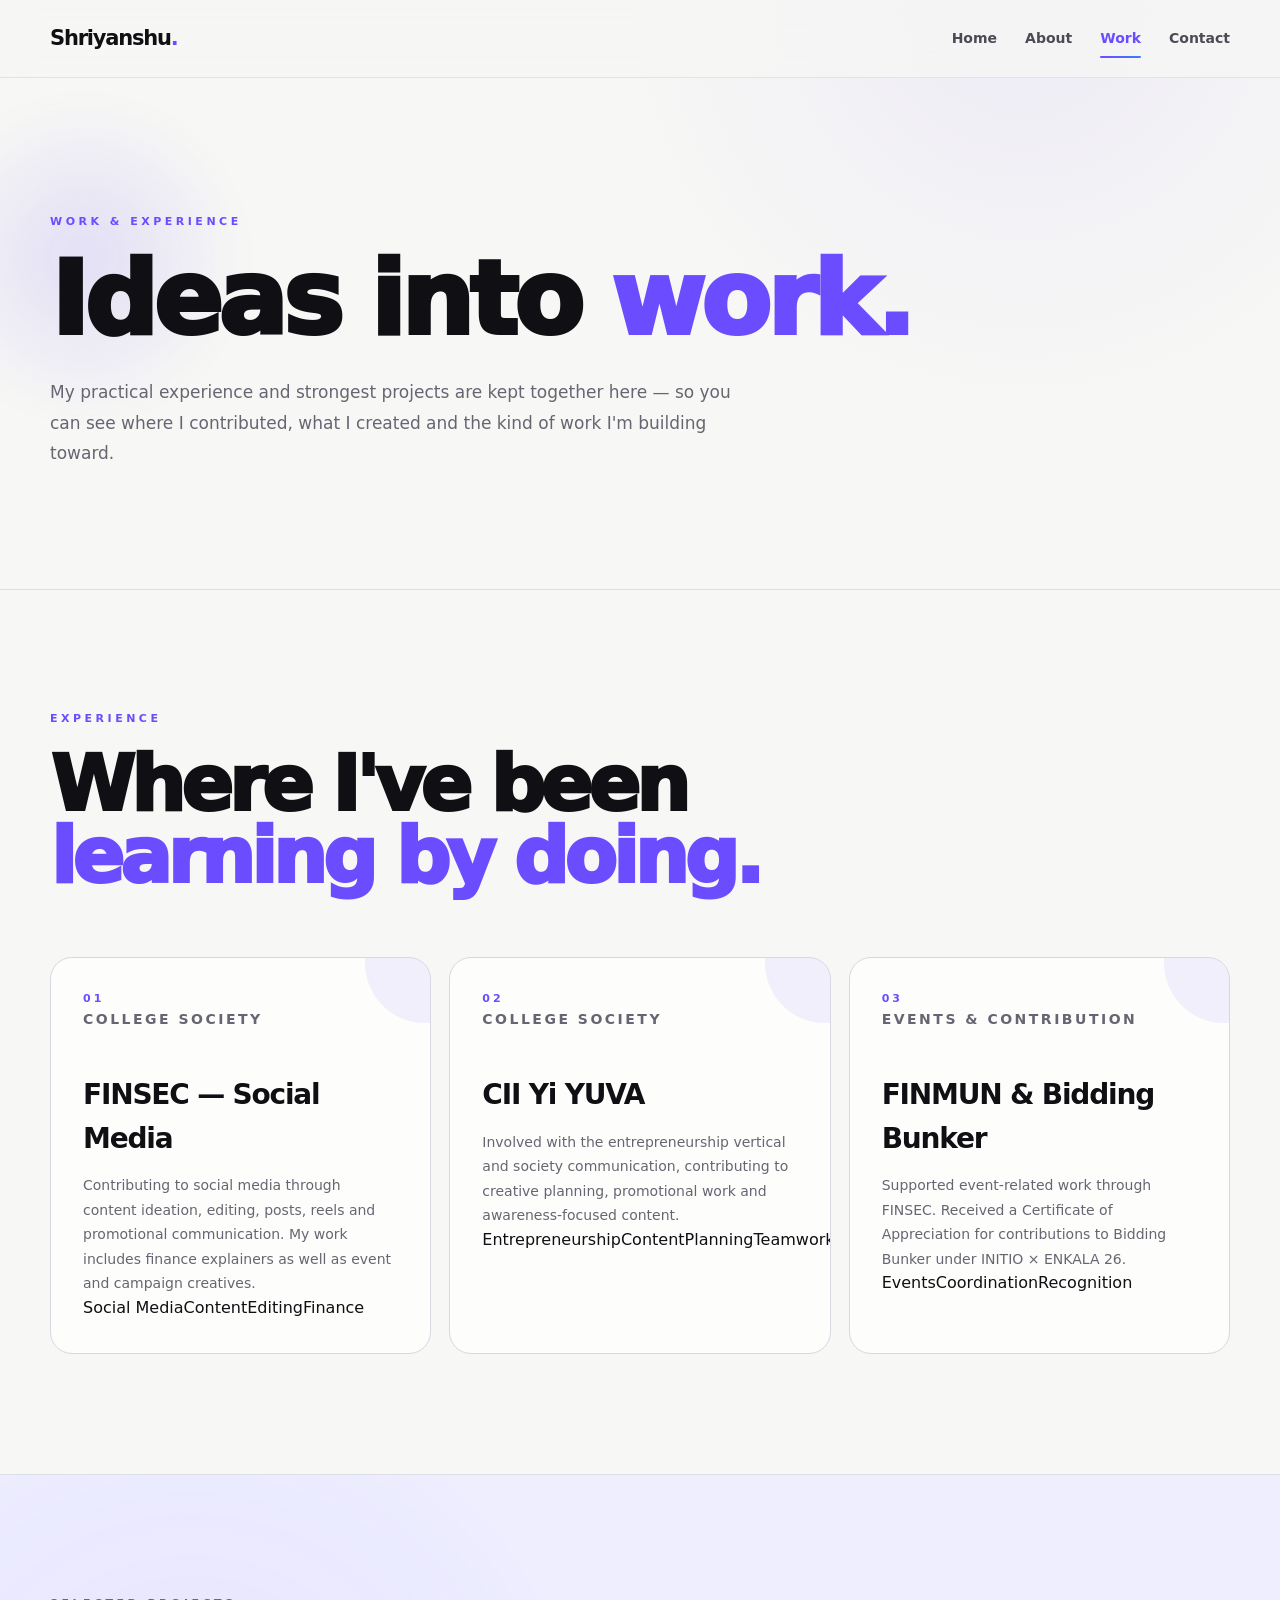
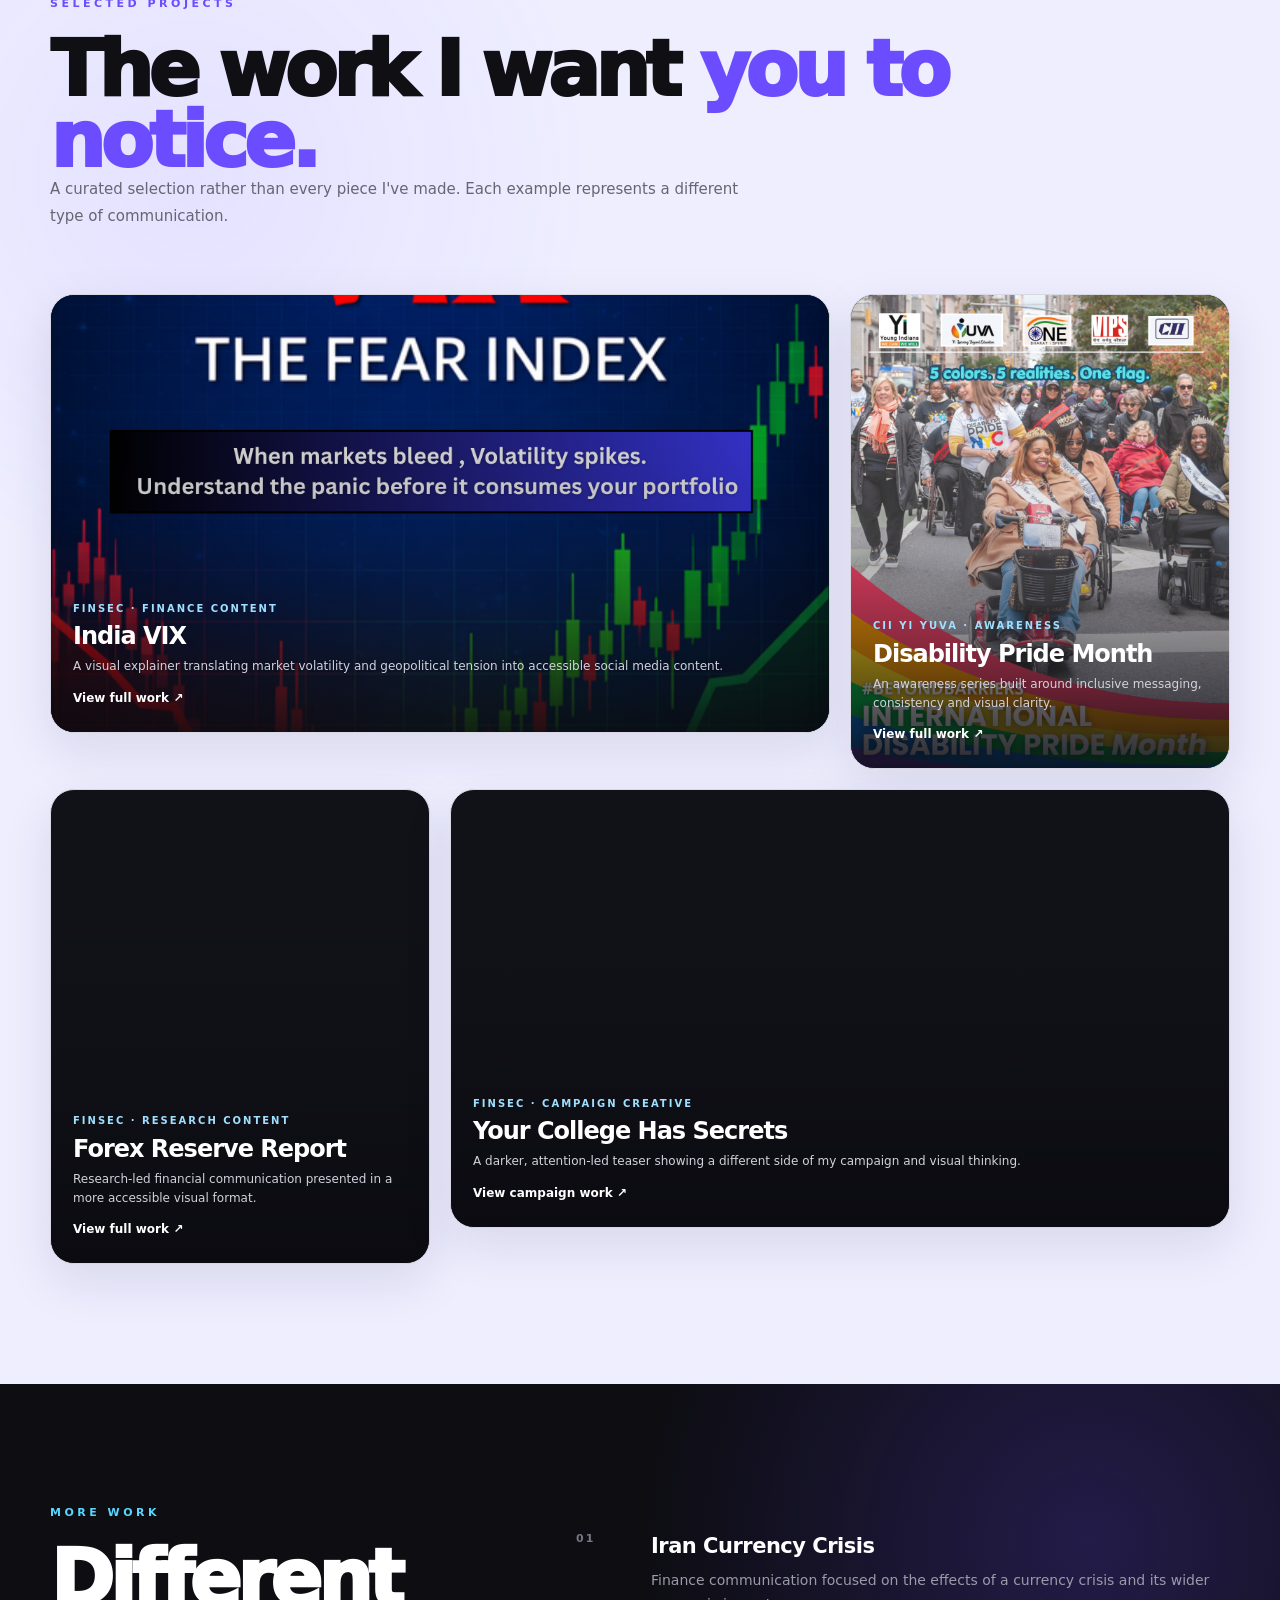
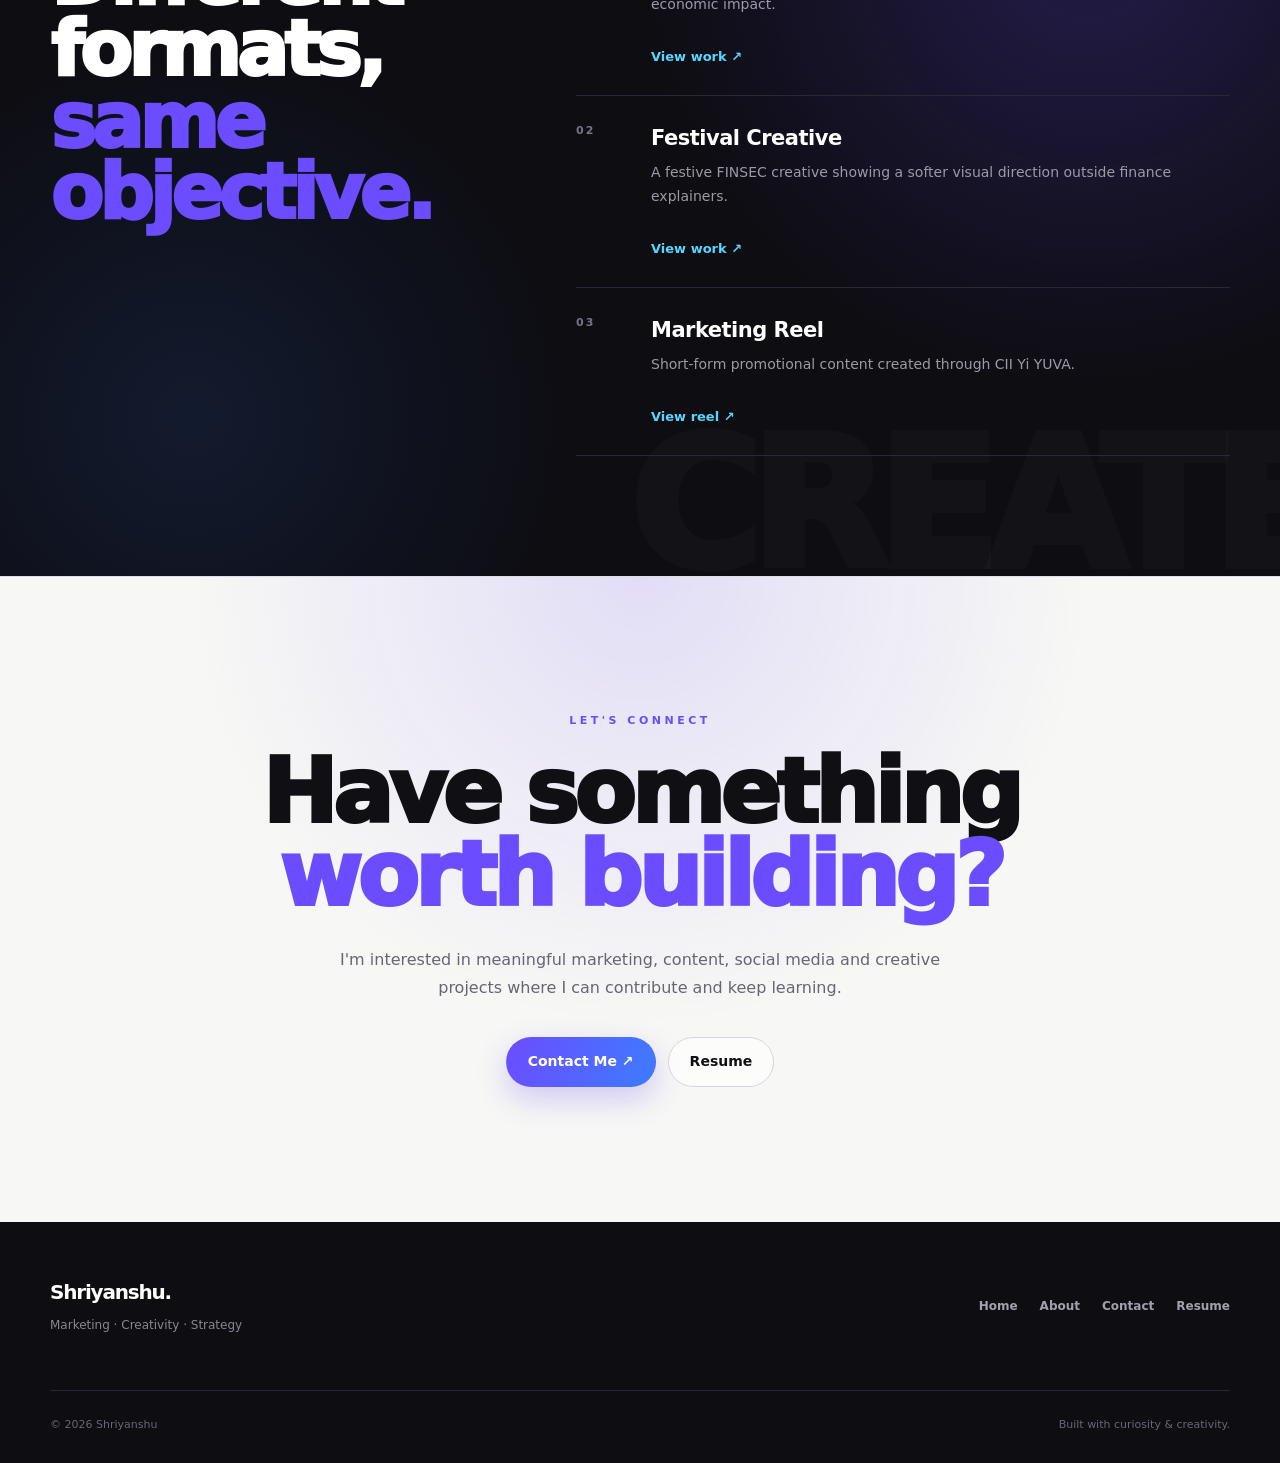
<file: projects.html>
<!DOCTYPE html>
<html lang="en">
<head>
    <meta charset="UTF-8">
    <meta name="viewport" content="width=device-width, initial-scale=1.0">
    <title>Work — Shriyanshu</title>
    <meta name="description" content="Selected work and society experience by Shriyanshu across marketing, social media, finance communication and creative content.">
    <link rel="stylesheet" href="css/style.css">
    <link rel="stylesheet" href="css/projects.css">
</head>
<body>
<div class="scroll-progress" id="scrollProgress"></div>
<header class="navbar">
    <div class="container nav-container">
        <a href="index.html" class="logo">Shriyanshu<span>.</span></a>
        <button class="menu-toggle" id="menuToggle" aria-label="Open navigation menu" aria-expanded="false"><span></span><span></span></button>
        <nav id="mainNav">
            <a href="index.html">Home</a>
            <a href="about.html">About</a>
            <a href="projects.html" class="active">Work</a>
            <a href="contact.html">Contact</a>
        </nav>
    </div>
</header>
<main>
    <section class="hero projects-hero">
        <div class="container"><div class="hero-content reveal">
            <p class="eyebrow">Work & Experience</p>
            <h1>Ideas into <span>work.</span></h1>
            <p class="hero-text">My practical experience and strongest projects are kept together here — so you can see where I contributed, what I created and the kind of work I'm building toward.</p>
        </div></div>
    </section>

    <section class="section" id="experience">
        <div class="container">
            <div class="section-heading reveal"><p class="eyebrow">Experience</p><h2>Where I've been <span>learning by doing.</span></h2></div>
            <div class="focus-grid experience-grid">
                <article class="focus-card reveal"><div class="focus-number">01</div><p class="project-category">College Society</p><h3>FINSEC — Social Media</h3><p>Contributing to social media through content ideation, editing, posts, reels and promotional communication. My work includes finance explainers as well as event and campaign creatives.</p><div class="project-tags"><span>Social Media</span><span>Content</span><span>Editing</span><span>Finance</span></div></article>
                <article class="focus-card reveal"><div class="focus-number">02</div><p class="project-category">College Society</p><h3>CII Yi YUVA</h3><p>Involved with the entrepreneurship vertical and society communication, contributing to creative planning, promotional work and awareness-focused content.</p><div class="project-tags"><span>Entrepreneurship</span><span>Content</span><span>Planning</span><span>Teamwork</span></div></article>
                <article class="focus-card reveal"><div class="focus-number">03</div><p class="project-category">Events & Contribution</p><h3>FINMUN & Bidding Bunker</h3><p>Supported event-related work through FINSEC. Received a Certificate of Appreciation for contributions to Bidding Bunker under INITIO × ENKALA 26.</p><div class="project-tags"><span>Events</span><span>Coordination</span><span>Recognition</span></div></article>
            </div>
        </div>
    </section>

    <section class="section section-light" id="projects">
        <div class="container">
            <div class="section-heading reveal"><p class="eyebrow">Selected Projects</p><h2>The work I want <span>you to notice.</span></h2><p class="project-showcase-intro">A curated selection rather than every piece I've made. Each example represents a different type of communication.</p></div>
            <div class="project-visual-grid">
                <article class="project-visual-card project-visual-featured reveal">
                    <img src="assets/images/resume/projects/india-vix.jpg.png" alt="FINSEC India VIX social media creative" decoding="async" fetchpriority="high">
                    <div class="project-visual-copy"><span class="project-visual-kicker">FINSEC · Finance Content</span><h3>India VIX</h3><p>A visual explainer translating market volatility and geopolitical tension into accessible social media content.</p><a class="project-visual-link" href="https://canva.link/uls8owdi85kekrh" target="_blank" rel="noopener noreferrer">View full work ↗</a></div>
                </article>
                <article class="project-visual-card reveal">
                    <img src="assets/images/resume/projects/disability-pride.jpg.png" alt="CII Yi YUVA Disability Pride Month social media creative" loading="lazy" decoding="async">
                    <div class="project-visual-copy"><span class="project-visual-kicker">CII Yi YUVA · Awareness</span><h3>Disability Pride Month</h3><p>An awareness series built around inclusive messaging, consistency and visual clarity.</p><a class="project-visual-link" href="https://canva.link/lj0mq7b7hwvftmb" target="_blank" rel="noopener noreferrer">View full work ↗</a></div>
                </article>
                <article class="project-visual-card reveal">
                    <img src="assets/images/resume/projects/forex-reserve.jpg.png" alt="FINSEC Forex Reserve Report social media creative" loading="lazy" decoding="async">
                    <div class="project-visual-copy"><span class="project-visual-kicker">FINSEC · Research Content</span><h3>Forex Reserve Report</h3><p>Research-led financial communication presented in a more accessible visual format.</p><a class="project-visual-link" href="https://canva.link/9z2m9zn4onraym6" target="_blank" rel="noopener noreferrer">View full work ↗</a></div>
                </article>
                <article class="project-visual-card project-visual-featured reveal">
                    <img src="assets/images/resume/projects/college-secrets.jpg.png" alt="FINSEC teaser campaign creative saying Your College Has Secrets" loading="lazy" decoding="async">
                    <div class="project-visual-copy"><span class="project-visual-kicker">FINSEC · Campaign Creative</span><h3>Your College Has Secrets</h3><p>A darker, attention-led teaser showing a different side of my campaign and visual thinking.</p><a class="project-visual-link" href="https://canva.link/5z2hf4bh72cqz7q" target="_blank" rel="noopener noreferrer">View campaign work ↗</a></div>
                </article>
            </div>
        </div>
    </section>

    <section class="dark-section">
        <div class="container"><div class="dark-grid">
            <div class="dark-heading reveal"><p class="eyebrow">More Work</p><h2>Different formats, <span>same objective.</span></h2></div>
            <div class="experience-points reveal">
                <div class="experience-item"><span>01</span><div><h3>Iran Currency Crisis</h3><p>Finance communication focused on the effects of a currency crisis and its wider economic impact.</p><a href="https://canva.link/wcy8qv2sr8wco4h" target="_blank" rel="noopener noreferrer" class="dark-link">View work ↗</a></div></div>
                <div class="experience-item"><span>02</span><div><h3>Festival Creative</h3><p>A festive FINSEC creative showing a softer visual direction outside finance explainers.</p><a href="https://canva.link/ziqz6dnocinm90e" target="_blank" rel="noopener noreferrer" class="dark-link">View work ↗</a></div></div>
                <div class="experience-item"><span>03</span><div><h3>Marketing Reel</h3><p>Short-form promotional content created through CII Yi YUVA.</p><a href="https://www.instagram.com/reel/Db8WPyyJdKD/?igsi=MWx6YmFlOGFxZDM0Zw==" target="_blank" rel="noopener noreferrer" class="dark-link">View reel ↗</a></div></div>
            </div>
        </div></div>
    </section>

    <section class="cta-section">
        <div class="container"><div class="cta-content reveal"><p class="eyebrow">Let's Connect</p><h2>Have something <span>worth building?</span></h2><p>I'm interested in meaningful marketing, content, social media and creative projects where I can contribute and keep learning.</p><div class="hero-buttons"><a href="contact.html" class="btn primary">Contact Me ↗</a><a href="assets/images/resume/siri%20Resume.pdf" target="_blank" rel="noopener noreferrer" class="btn secondary">Resume</a></div></div></div>
    </section>
</main>
<footer>
    <div class="container footer-content">
        <div><a href="index.html" class="footer-logo">Shriyanshu.</a><p>Marketing · Creativity · Strategy</p></div>
        <div class="footer-links"><a href="index.html">Home</a><a href="about.html">About</a><a href="contact.html">Contact</a><a href="assets/images/resume/siri%20Resume.pdf" target="_blank" rel="noopener noreferrer">Resume</a></div>
        <div class="footer-bottom"><span>© 2026 Shriyanshu</span><span>Built with curiosity & creativity.</span></div>
    </div>
</footer>
<script src="js/main.js"></script>
</body>
</html>
</file>
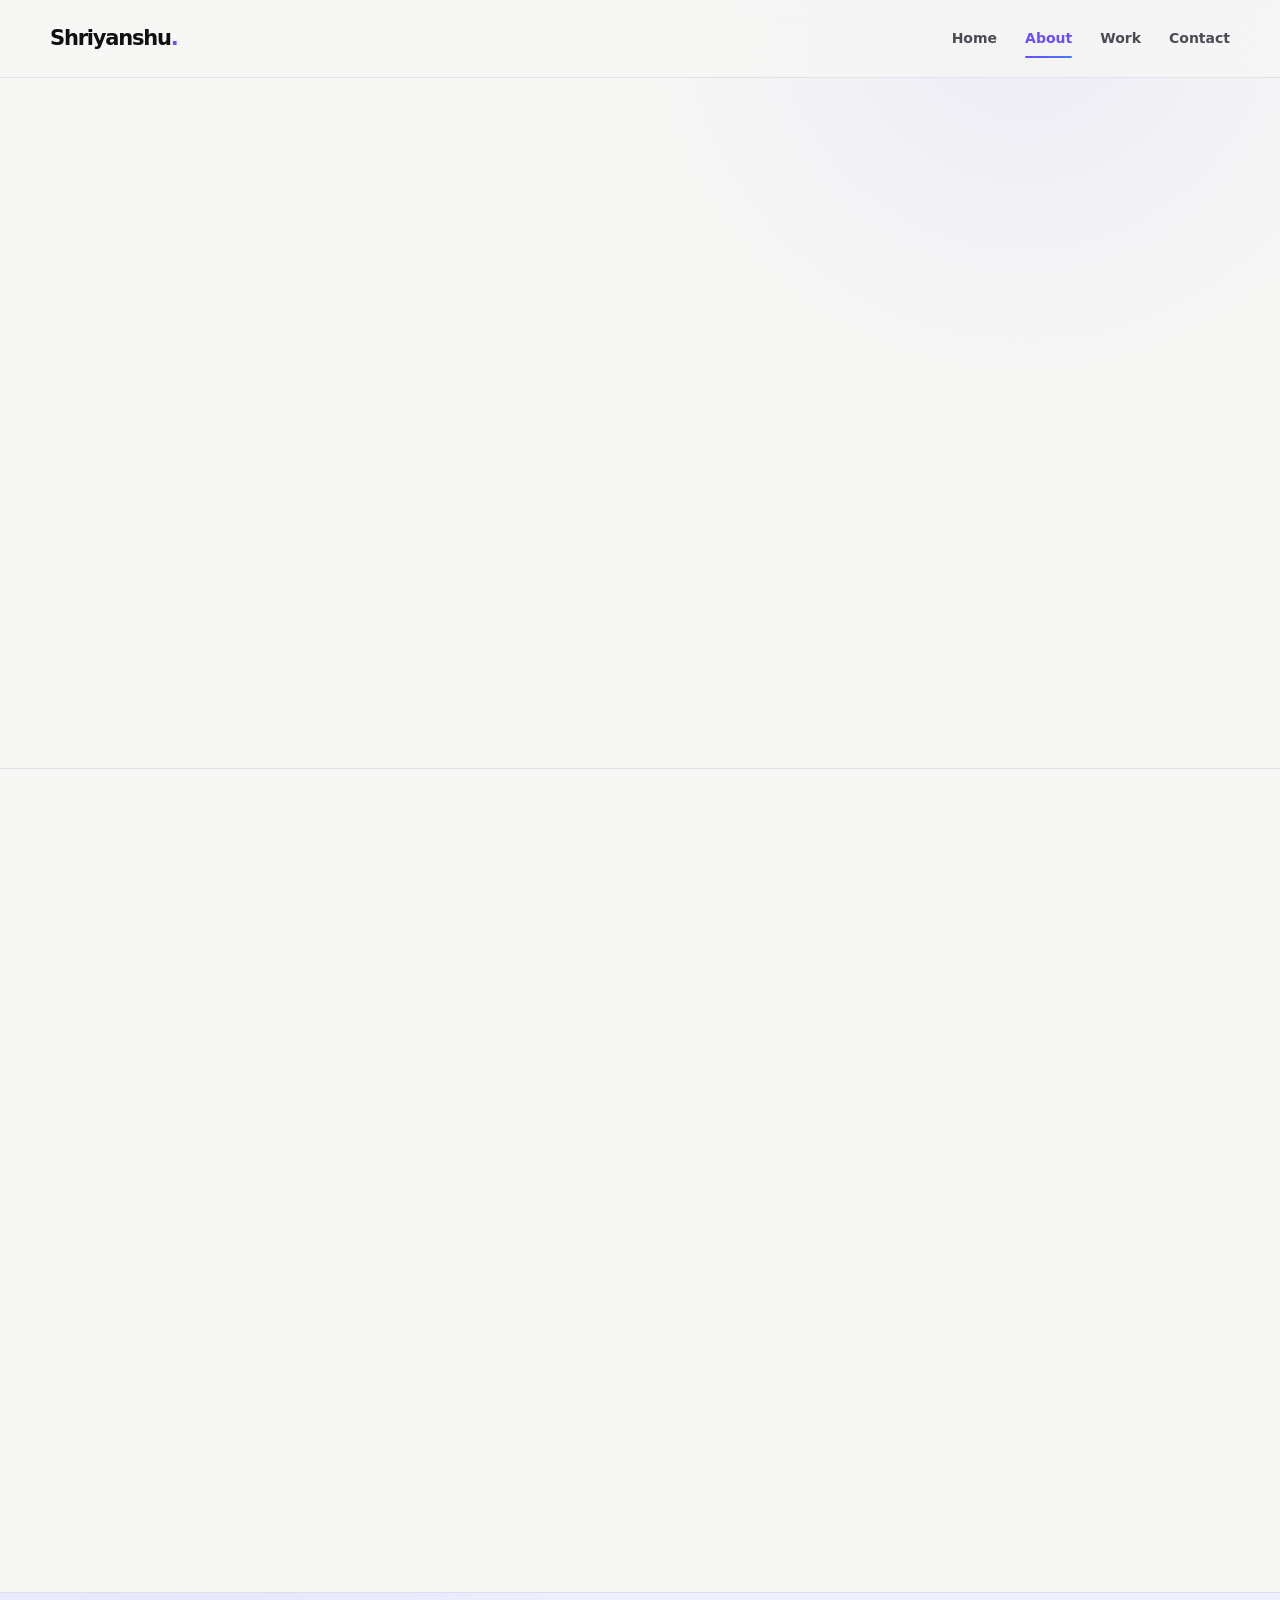
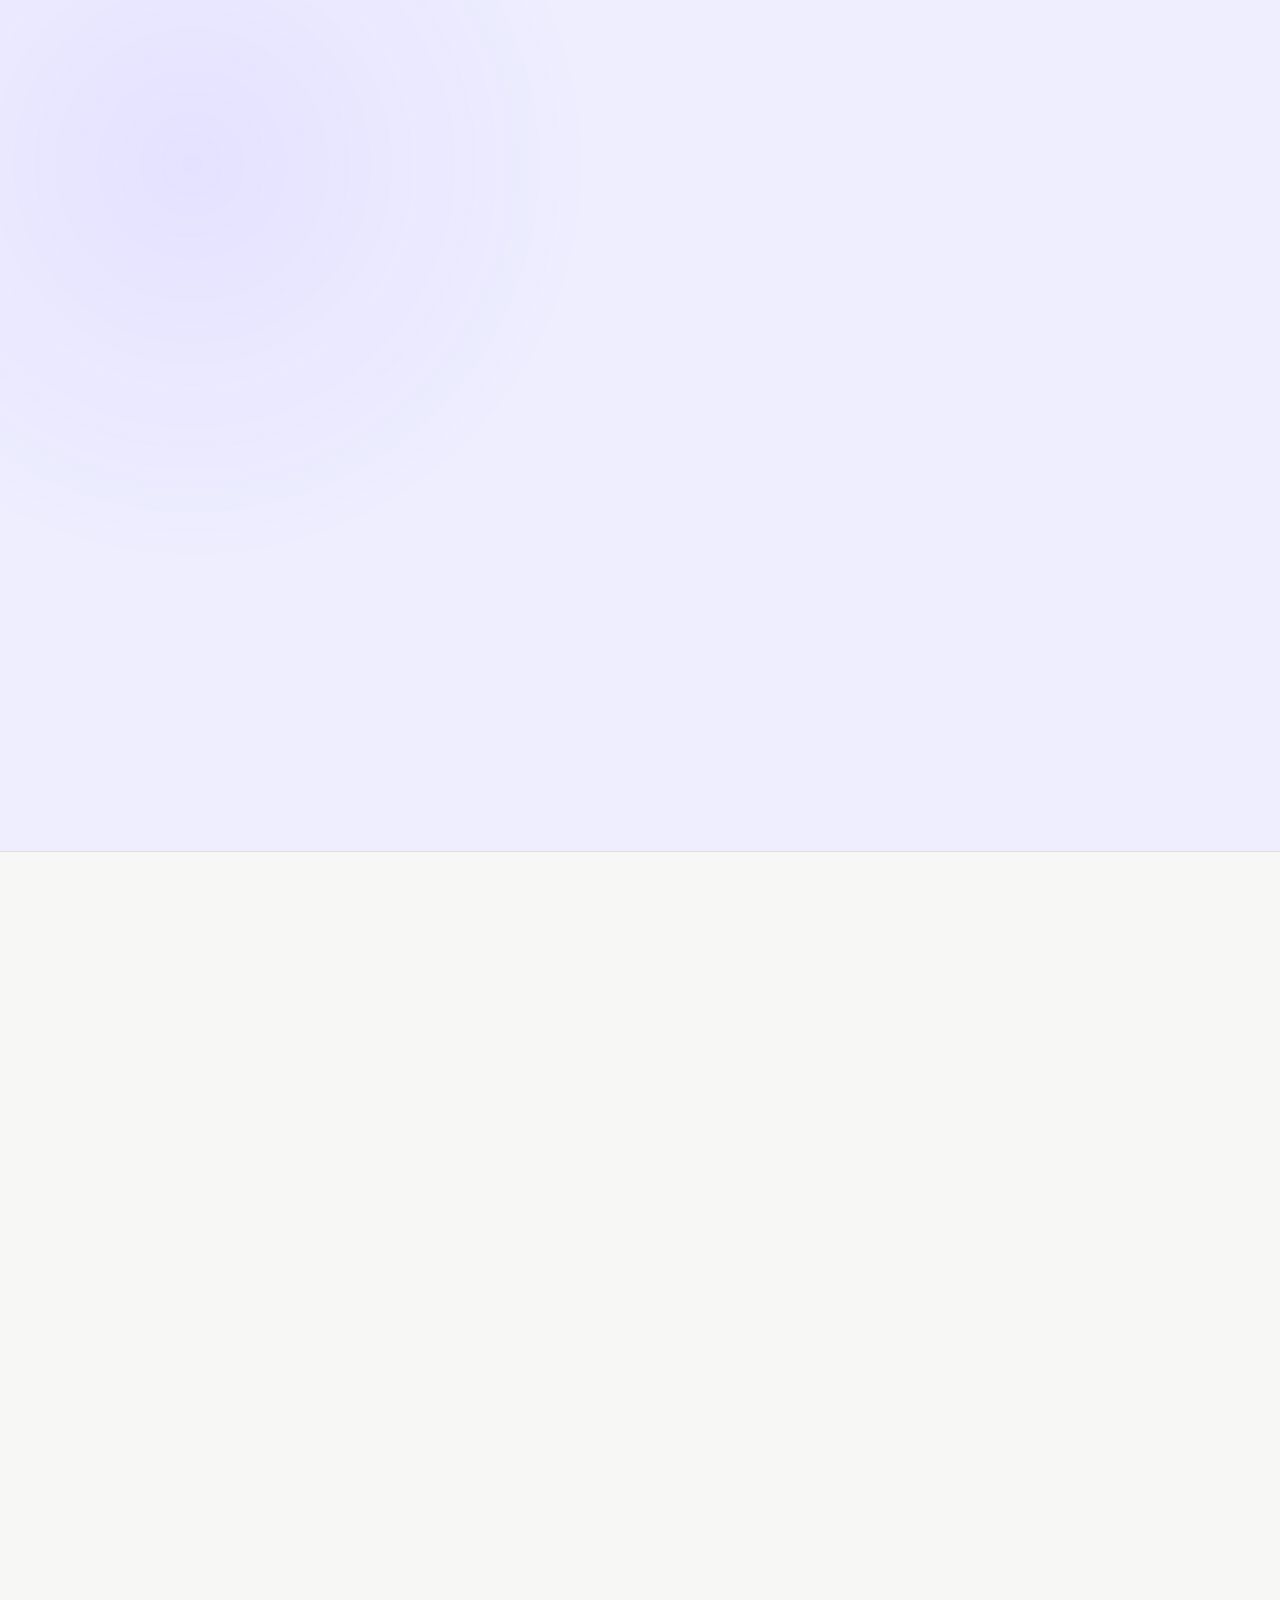
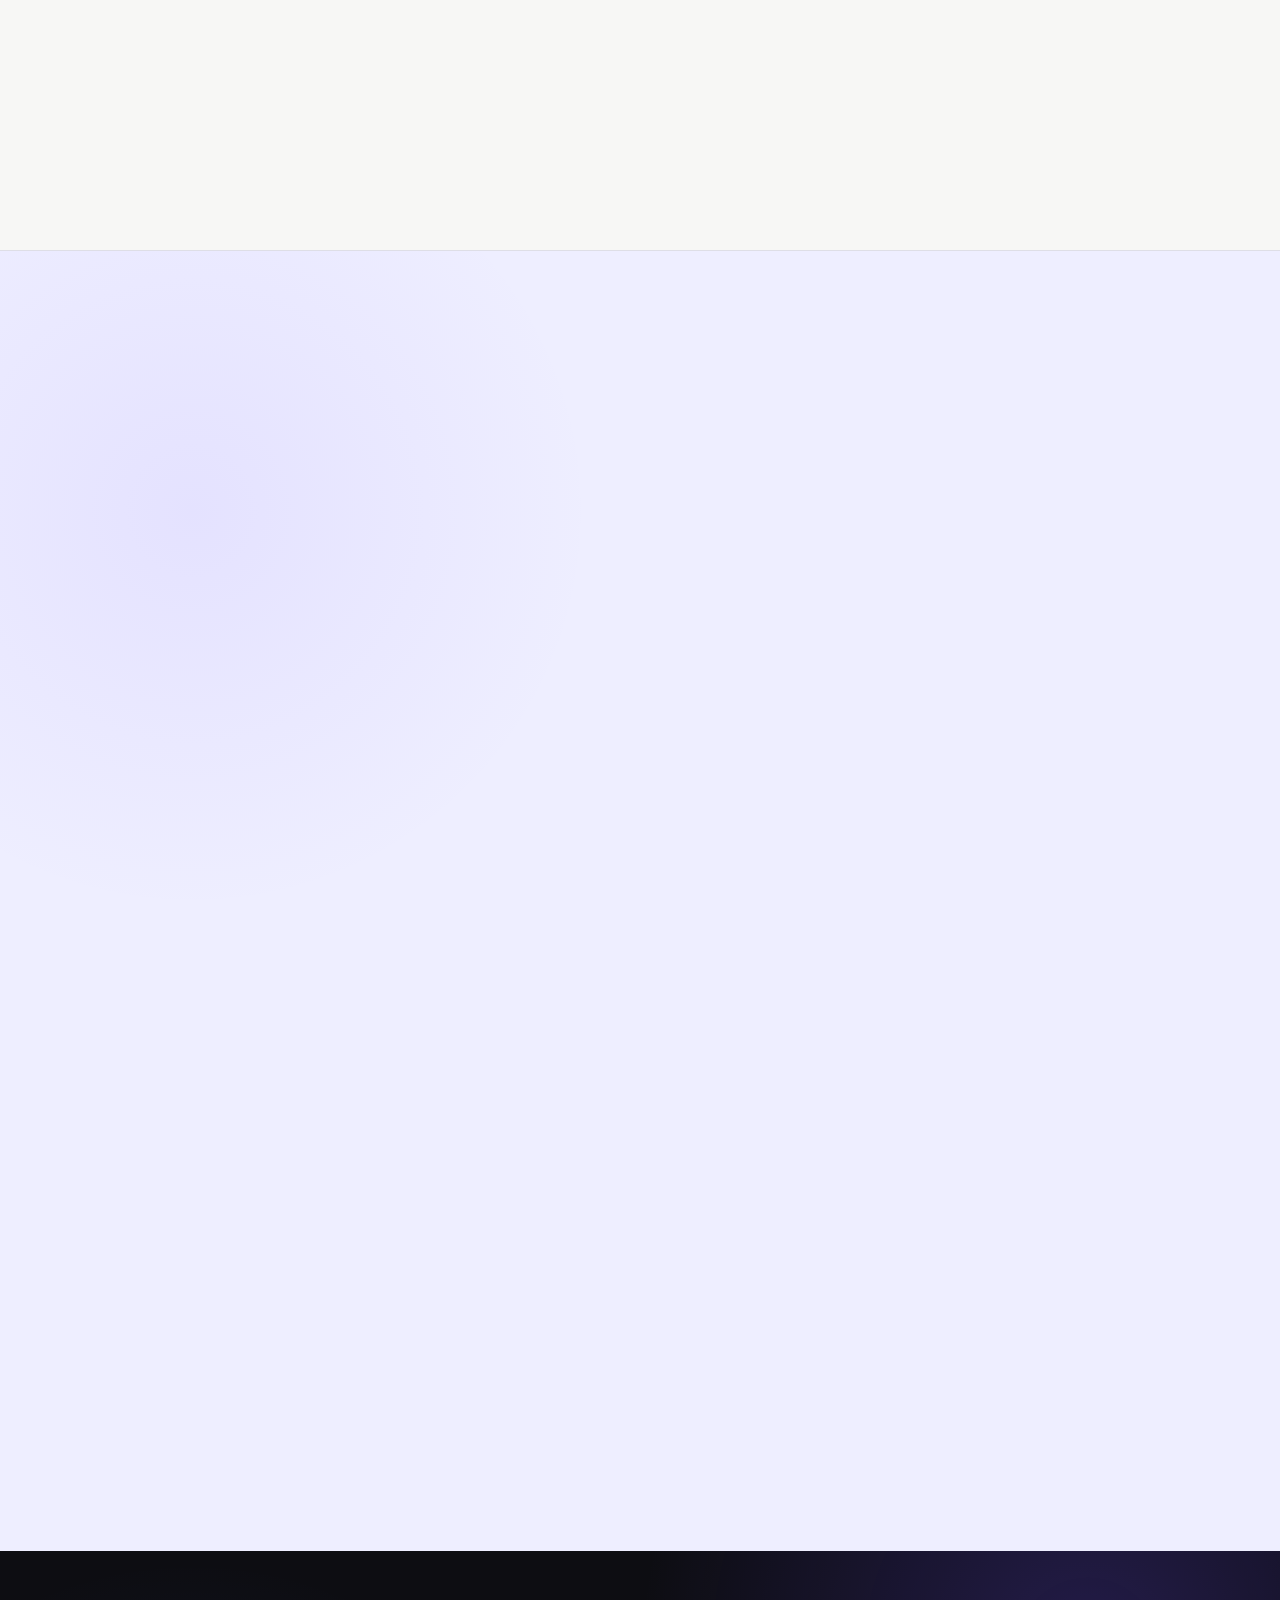
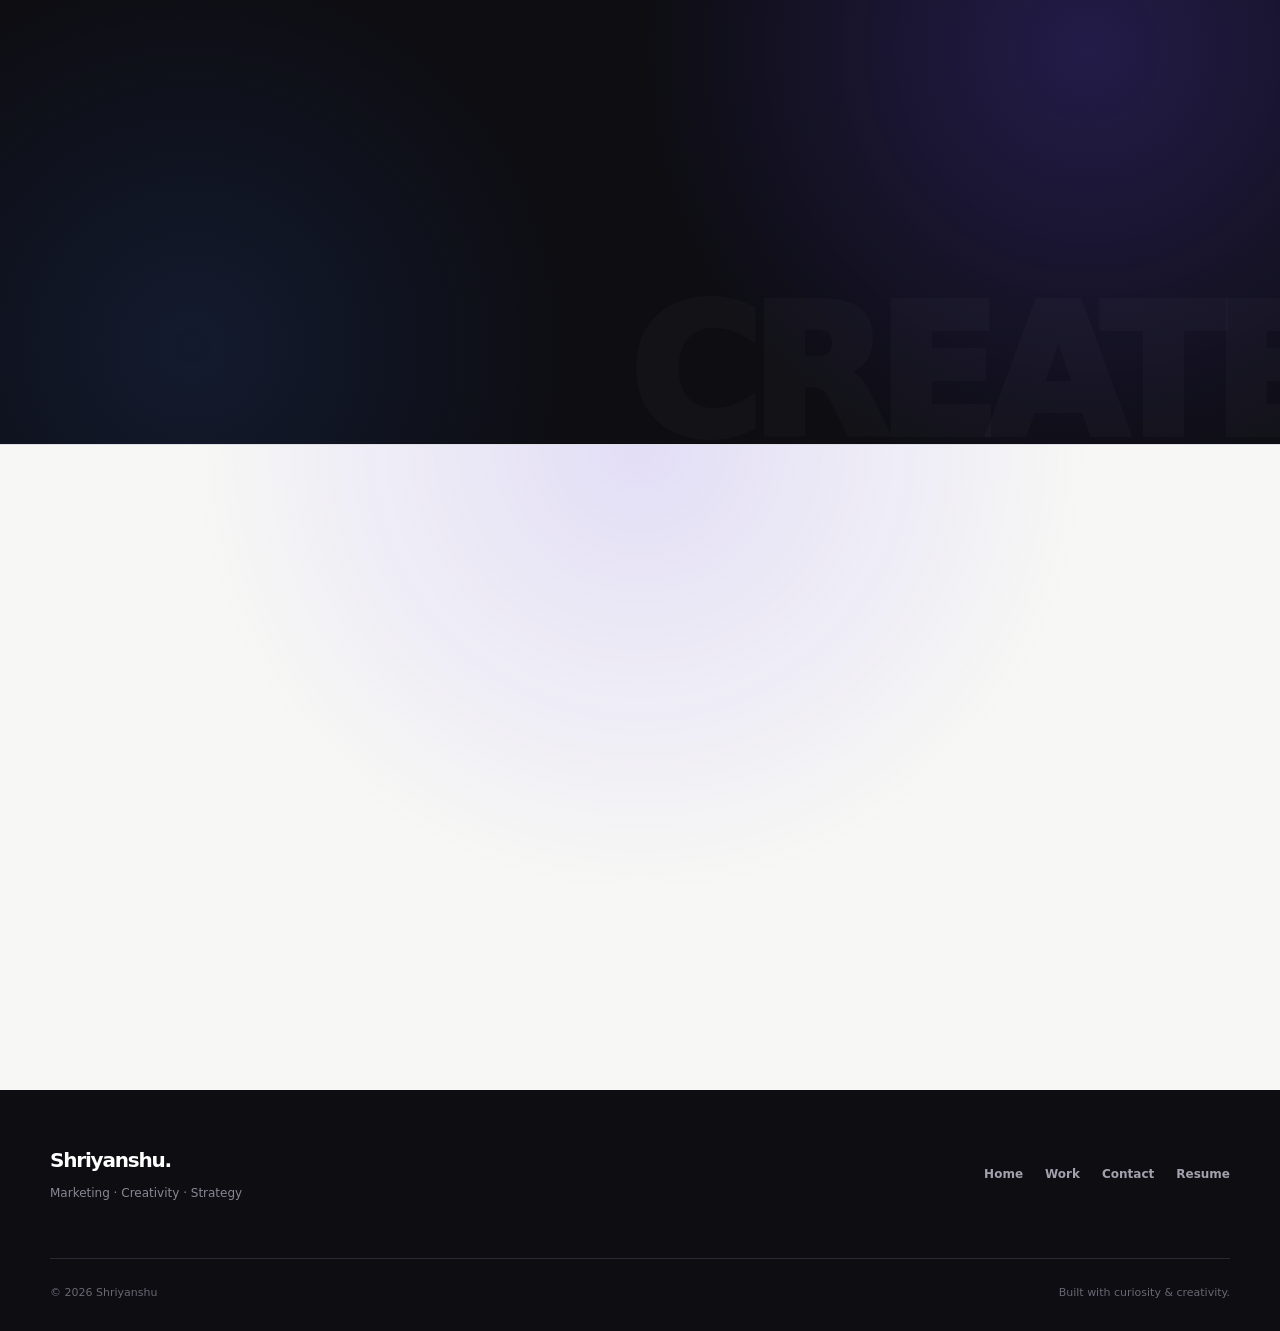
<file: skills.html>
<!DOCTYPE html>
<html lang="en">
<head>
    <meta charset="UTF-8">
    <meta name="viewport" content="width=device-width, initial-scale=1.0">
    <meta http-equiv="refresh" content="0; url=about.html#skills">
    <link rel="canonical" href="https://kumarshriyansh22-hue.github.io/shriyanshu-portfolio/about.html">
    <title>Skills — Moved to About</title>
</head>
<body>
    <p>Skills are now part of the <a href="about.html#skills">About page</a>.</p>
</body>
</html>
</file>
<file: css/style.css>
/* =========================================================
   SHRIYANSHU PORTFOLIO — CREATIVE MARKETING SYSTEM
   Global visual upgrade — keeps existing HTML structure/classes
========================================================= */

:root {
    --bg: #f7f7f5;
    --surface: #ffffff;
    --surface-2: #f0efff;
    --text: #101014;
    --muted: #666672;
    --line: #dedee6;

    --purple: #6c4cff;
    --purple-dark: #4d35d9;
    --blue: #3d7cff;
    --cyan: #58d6ff;
    --pink: #ff4fc3;

    --dark: #0d0d12;
    --dark-2: #15151d;
    --dark-line: #292936;

    --radius: 22px;
    --shadow: 0 20px 60px rgba(41, 30, 112, 0.09);
    --shadow-hover: 0 28px 80px rgba(76, 54, 210, 0.16);

    --container: 1180px;
}

* {
    margin: 0;
    padding: 0;
    box-sizing: border-box;
}

html {
    scroll-behavior: smooth;
}

body {
    font-family: Inter, ui-sans-serif, system-ui, -apple-system, BlinkMacSystemFont,
        "Segoe UI", sans-serif;
    background:
        radial-gradient(circle at 80% 0%, rgba(108, 76, 255, 0.07), transparent 25rem),
        var(--bg);
    color: var(--text);
    line-height: 1.55;
    overflow-x: hidden;
}

body::selection {
    background: var(--purple);
    color: white;
}

a {
    color: inherit;
    text-decoration: none;
}

button {
    font: inherit;
}

.container {
    width: min(var(--container), calc(100% - 48px));
    margin-inline: auto;
}

/* =========================================================
   SCROLL PROGRESS
========================================================= */

.scroll-progress {
    position: fixed;
    inset: 0 auto auto 0;
    height: 3px;
    width: 0;
    background: linear-gradient(90deg, var(--purple), var(--blue), var(--cyan));
    z-index: 3000;
    box-shadow: 0 0 18px rgba(108, 76, 255, 0.65);
}

/* =========================================================
   NAVIGATION
========================================================= */

.navbar {
    position: sticky;
    top: 0;
    z-index: 2000;
    height: 78px;
    display: flex;
    align-items: center;
    background: rgba(247, 247, 245, 0.78);
    border-bottom: 1px solid rgba(222, 222, 230, 0.8);
    backdrop-filter: blur(18px);
    -webkit-backdrop-filter: blur(18px);
}

.nav-container {
    display: flex;
    align-items: center;
    justify-content: space-between;
}

.logo,
.footer-logo {
    font-weight: 900;
    letter-spacing: -1.2px;
}

.logo {
    font-size: 21px;
}

.logo span {
    color: var(--purple);
}

nav {
    display: flex;
    align-items: center;
    gap: 28px;
}

nav a {
    position: relative;
    color: #4b4b55;
    font-size: 14px;
    font-weight: 650;
    transition: color .25s ease;
}

nav a:hover,
nav a.active {
    color: var(--purple);
}

nav a.active::after {
    content: "";
    position: absolute;
    left: 0;
    right: 0;
    bottom: -9px;
    height: 2px;
    border-radius: 10px;
    background: linear-gradient(90deg, var(--purple), var(--blue));
}

.menu-toggle {
    display: none;
    border: 0;
    background: transparent;
    cursor: pointer;
}

/* =========================================================
   TYPOGRAPHY / COMMON
========================================================= */

.eyebrow {
    margin-bottom: 22px;
    color: var(--purple);
    font-size: 11px;
    font-weight: 850;
    letter-spacing: 3.5px;
    text-transform: uppercase;
}

.hero h1,
.section-heading h2,
.cta-content h2,
.dark-heading h2 {
    font-weight: 950;
    letter-spacing: -4.5px;
    line-height: .93;
}

.hero h1 {
    max-width: 920px;
    font-size: clamp(62px, 8vw, 112px);
}

.hero h1 span,
.section-heading h2 span,
.cta-content h2 span,
.dark-heading h2 span {
    color: var(--purple);
}

.hero-text,
.heading-description {
    max-width: 700px;
    margin-top: 30px;
    color: var(--muted);
    font-size: 17px;
    line-height: 1.8;
}

.section {
    padding: 120px 0;
    border-top: 1px solid var(--line);
}

.section-light {
    background:
        radial-gradient(circle at 15% 20%, rgba(108, 76, 255, .075), transparent 25rem),
        #eeeeff;
}

.section-heading {
    max-width: 900px;
    margin-bottom: 65px;
}

.section-heading h2 {
    font-size: clamp(48px, 6vw, 78px);
}

.center-action {
    display: flex;
    justify-content: center;
    margin-top: 45px;
}

/* =========================================================
   HERO
========================================================= */

.hero {
    padding: 135px 0 120px;
}

.home-hero {
    min-height: 690px;
    display: flex;
    align-items: center;
}

.hero-grid {
    display: grid;
    grid-template-columns: minmax(0, 1.35fr) minmax(320px, .65fr);
    gap: 80px;
    align-items: center;
}

.hero-content {
    position: relative;
}

.hero-content::before {
    content: "";
    position: absolute;
    width: 330px;
    height: 330px;
    left: -130px;
    top: -120px;
    border-radius: 50%;
    background: radial-gradient(circle, rgba(108, 76, 255, .14), transparent 70%);
    filter: blur(10px);
    pointer-events: none;
    z-index: -1;
}

.hero-buttons {
    display: flex;
    flex-wrap: wrap;
    gap: 12px;
    margin-top: 34px;
}

.btn {
    display: inline-flex;
    align-items: center;
    justify-content: center;
    gap: 9px;
    min-height: 50px;
    padding: 13px 21px;
    border-radius: 999px;
    font-size: 14px;
    font-weight: 800;
    border: 1px solid transparent;
    transition: transform .25s ease, box-shadow .25s ease, background .25s ease;
}

.btn:hover {
    transform: translateY(-3px);
}

.btn.primary {
    color: white;
    background: linear-gradient(110deg, var(--purple), var(--blue));
    box-shadow: 0 12px 30px rgba(88, 68, 235, .25);
}

.btn.primary:hover {
    box-shadow: 0 18px 40px rgba(88, 68, 235, .34);
}

.btn.secondary {
    background: rgba(255,255,255,.65);
    border-color: #d5d5df;
}

.btn.secondary:hover {
    border-color: var(--purple);
    color: var(--purple);
}

.social-links {
    display: flex;
    flex-wrap: wrap;
    gap: 22px;
    margin-top: 27px;
}

.social-links a,
.text-link {
    font-size: 13px;
    font-weight: 800;
    color: #4b4b55;
    transition: color .2s ease;
}

.social-links a:hover,
.text-link:hover {
    color: var(--purple);
}

/* =========================================================
   HERO PROFILE CARD
========================================================= */

.hero-card {
    position: relative;
    min-height: 430px;
    padding: 26px;
    overflow: hidden;
    color: white;
    border: 1px solid rgba(255,255,255,.14);
    border-radius: 28px;
    background:
        radial-gradient(circle at 80% 15%, rgba(88,214,255,.22), transparent 26%),
        radial-gradient(circle at 15% 85%, rgba(255,79,195,.16), transparent 30%),
        linear-gradient(145deg, #171423, #0b0b10);
    box-shadow: 0 30px 90px rgba(22, 16, 58, .24);
    transform: rotate(1.2deg);
    transition: transform .4s ease, box-shadow .4s ease;
}

.hero-card:hover {
    transform: rotate(0deg) translateY(-7px);
    box-shadow: 0 38px 100px rgba(50, 33, 150, .3);
}

.hero-card::before {
    content: "";
    position: absolute;
    width: 160px;
    height: 160px;
    right: -60px;
    top: 100px;
    border-radius: 50%;
    background: rgba(108, 76, 255, .3);
    filter: blur(30px);
}

.hero-card-top,
.hero-card-bottom {
    position: relative;
    z-index: 1;
    display: flex;
    justify-content: space-between;
    color: #8d8c9b;
    font-size: 10px;
    font-weight: 800;
    letter-spacing: 2px;
}

.hero-card-main {
    position: relative;
    z-index: 1;
    min-height: 330px;
    display: flex;
    flex-direction: column;
    justify-content: center;
}

.profile-mark {
    width: 62px;
    height: 62px;
    display: grid;
    place-items: center;
    margin-bottom: 27px;
    border-radius: 18px;
    color: white;
    font-size: 25px;
    font-weight: 950;
    background: linear-gradient(135deg, var(--purple), var(--blue));
    box-shadow: 0 15px 35px rgba(108, 76, 255, .35);
}

.hero-card h2 {
    font-size: 43px;
    line-height: .92;
    letter-spacing: -2.5px;
}

.hero-card p {
    max-width: 280px;
    margin-top: 22px;
    color: #aaa8b7;
    font-size: 14px;
    line-height: 1.7;
}

/* =========================================================
   MARQUEE
========================================================= */

.marquee-section {
    overflow: hidden;
    padding: 17px 0;
    border-block: 1px solid #2a2932;
    background: var(--dark);
    color: white;
}

.marquee-track {
    width: max-content;
    display: flex;
    align-items: center;
    gap: 27px;
    animation: marquee 26s linear infinite;
}

.marquee-track span {
    font-size: 12px;
    font-weight: 900;
    letter-spacing: 3px;
}

.marquee-track i {
    color: var(--cyan);
    font-style: normal;
}

@keyframes marquee {
    to { transform: translateX(-50%); }
}

/* =========================================================
   SPLIT / FOCUS
========================================================= */

.split-section {
    display: grid;
    grid-template-columns: 180px 1fr;
    gap: 70px;
    align-items: start;
}

.large-number {
    color: #d8d6ff;
    font-size: 115px;
    line-height: .8;
    font-weight: 950;
    letter-spacing: -8px;
}

.section-copy {
    max-width: 720px;
}

.section-copy p {
    margin-bottom: 20px;
    color: var(--muted);
    font-size: 17px;
    line-height: 1.8;
}

.focus-grid {
    display: grid;
    grid-template-columns: repeat(3, 1fr);
    gap: 18px;
}

.focus-card,
.learning-card {
    position: relative;
    overflow: hidden;
    padding: 32px;
    border: 1px solid #d8d8e3;
    border-radius: 22px;
    background: rgba(255,255,255,.72);
    transition: transform .3s ease, box-shadow .3s ease, border-color .3s ease;
}

.focus-card::after,
.learning-card::after {
    content: "";
    position: absolute;
    width: 120px;
    height: 120px;
    right: -55px;
    top: -55px;
    border-radius: 50%;
    background: rgba(108,76,255,.08);
}

.focus-card:hover,
.learning-card:hover {
    transform: translateY(-7px);
    border-color: rgba(108,76,255,.45);
    box-shadow: var(--shadow-hover);
}

.focus-number,
.learning-card > span {
    color: var(--purple);
    font-size: 11px;
    font-weight: 900;
    letter-spacing: 3px;
}

.focus-card h3,
.learning-card h3 {
    margin-top: 42px;
    margin-bottom: 13px;
    font-size: 28px;
    letter-spacing: -1.2px;
}

.focus-card p,
.learning-card p {
    color: var(--muted);
    font-size: 14px;
    line-height: 1.75;
}

.focus-card a {
    display: inline-block;
    margin-top: 28px;
    color: var(--purple);
    font-size: 13px;
    font-weight: 850;
}

/* =========================================================
   PROJECT LIST
========================================================= */

.project-list {
    border-top: 1px solid var(--line);
}

.project-row {
    display: grid;
    grid-template-columns: 80px 1fr 55px;
    gap: 30px;
    align-items: center;
    padding: 38px 0;
    border-bottom: 1px solid var(--line);
    transition: padding .3s ease;
}

.project-row:hover {
    padding-inline: 15px;
    background: linear-gradient(90deg, rgba(108,76,255,.035), transparent);
}

.project-index {
    color: var(--purple);
    font-size: 12px;
    font-weight: 900;
    letter-spacing: 2px;
}

.project-category {
    margin-bottom: 8px;
    color: var(--purple);
    font-size: 10px;
    font-weight: 900;
    letter-spacing: 2.5px;
    text-transform: uppercase;
}

.project-info h3 {
    margin-bottom: 8px;
    font-size: 27px;
    letter-spacing: -1.2px;
}

.project-info p:last-child {
    max-width: 680px;
    color: var(--muted);
    font-size: 14px;
    line-height: 1.7;
}

.project-arrow {
    width: 45px;
    height: 45px;
    display: grid;
    place-items: center;
    border: 1px solid #d8d8e3;
    border-radius: 50%;
    color: var(--purple);
    font-size: 19px;
    transition: all .25s ease;
}

.project-row:hover .project-arrow {
    color: white;
    background: var(--purple);
    border-color: var(--purple);
    transform: rotate(8deg);
}

/* =========================================================
   DARK SECTIONS
========================================================= */

.dark-section {
    position: relative;
    overflow: hidden;
    padding: 120px 0;
    color: white;
    background:
        radial-gradient(circle at 85% 20%, rgba(108,76,255,.23), transparent 28rem),
        radial-gradient(circle at 15% 80%, rgba(61,124,255,.12), transparent 24rem),
        var(--dark);
}

.dark-section::before {
    content: "CREATE";
    position: absolute;
    right: -40px;
    bottom: -70px;
    color: rgba(255,255,255,.025);
    font-size: 180px;
    font-weight: 950;
    letter-spacing: -12px;
    pointer-events: none;
}

.dark-grid {
    display: grid;
    grid-template-columns: .8fr 1.2fr;
    gap: 90px;
}

.dark-heading .eyebrow {
    color: var(--cyan);
}

.dark-heading h2 {
    max-width: 520px;
    font-size: clamp(55px, 6vw, 82px);
}

.experience-points {
    display: flex;
    flex-direction: column;
}

.experience-item {
    display: grid;
    grid-template-columns: 55px 1fr;
    gap: 20px;
    padding: 26px 0;
    border-bottom: 1px solid var(--dark-line);
}

.experience-item > span {
    color: #777586;
    font-size: 11px;
    font-weight: 900;
    letter-spacing: 2px;
}

.experience-item h3 {
    margin-bottom: 7px;
    font-size: 21px;
    letter-spacing: -.5px;
}

.experience-item p {
    color: #9b9aa8;
    font-size: 14px;
    line-height: 1.7;
}

.dark-link {
    display: inline-block;
    margin-top: 30px;
    color: var(--cyan);
    font-size: 13px;
    font-weight: 850;
}

/* =========================================================
   LEARNING
========================================================= */

.learning-grid {
    display: grid;
    grid-template-columns: repeat(3, 1fr);
    gap: 18px;
}

/* =========================================================
   CTA
========================================================= */

.cta-section {
    position: relative;
    overflow: hidden;
    padding: 135px 0;
    border-top: 1px solid var(--line);
    text-align: center;
    background:
        radial-gradient(circle at 50% 0%, rgba(108,76,255,.15), transparent 28rem),
        var(--bg);
}

.cta-content {
    max-width: 850px;
    margin-inline: auto;
}

.cta-content h2 {
    font-size: clamp(52px, 7vw, 92px);
}

.cta-content > p:not(.eyebrow) {
    max-width: 620px;
    margin: 28px auto 0;
    color: var(--muted);
    font-size: 16px;
    line-height: 1.8;
}

.cta-content .hero-buttons {
    justify-content: center;
}

/* =========================================================
   FOOTER
========================================================= */

footer {
    padding: 55px 0 30px;
    color: white;
    background: var(--dark);
}

.footer-content {
    display: grid;
    grid-template-columns: 1fr auto;
    gap: 30px;
}

.footer-logo {
    font-size: 20px;
}

.footer-content > div:first-child p {
    margin-top: 8px;
    color: #888794;
    font-size: 12px;
}

.footer-links {
    display: flex;
    gap: 22px;
    align-items: center;
}

.footer-links a {
    color: #a3a1ad;
    font-size: 12px;
    font-weight: 700;
}

.footer-links a:hover {
    color: white;
}

.footer-bottom {
    grid-column: 1 / -1;
    display: flex;
    justify-content: space-between;
    padding-top: 25px;
    margin-top: 25px;
    border-top: 1px solid var(--dark-line);
    color: #686774;
    font-size: 11px;
}

/* =========================================================
   CONTACT PAGE
========================================================= */

.contact-grid {
    display: grid;
    grid-template-columns: repeat(3, 1fr);
    gap: 18px;
}

.contact-card,
.opportunity-card {
    display: block;
    position: relative;
    overflow: hidden;
    padding: 30px;
    border: 1px solid #d8d8e3;
    border-radius: 22px;
    background: rgba(255,255,255,.78);
    transition: transform .3s ease, box-shadow .3s ease, border-color .3s ease;
}

.contact-card:hover,
.opportunity-card:hover {
    transform: translateY(-7px);
    border-color: rgba(108,76,255,.45);
    box-shadow: var(--shadow-hover);
}

.contact-number {
    color: var(--purple);
    font-size: 11px;
    font-weight: 900;
    letter-spacing: 2px;
}

.contact-label {
    margin-top: 45px;
    color: var(--purple);
    font-size: 10px;
    font-weight: 900;
    letter-spacing: 2px;
    text-transform: uppercase;
}

.contact-card h3 {
    margin: 9px 0 13px;
    font-size: 24px;
    letter-spacing: -1px;
}

.contact-card-content > p:not(.contact-label) {
    color: var(--muted);
    font-size: 14px;
    line-height: 1.7;
}

.contact-link {
    display: inline-block;
    margin-top: 24px;
    color: var(--purple);
    font-size: 12px;
    font-weight: 850;
}

.opportunity-grid {
    display: grid;
    grid-template-columns: repeat(2, 1fr);
    gap: 18px;
}

.opportunity-card > span {
    color: var(--purple);
    font-size: 11px;
    font-weight: 900;
}

.opportunity-card h3 {
    margin: 35px 0 10px;
    font-size: 23px;
    letter-spacing: -.8px;
}

.opportunity-card p {
    color: var(--muted);
    font-size: 14px;
    line-height: 1.75;
}

/* =========================================================
   REVEAL ANIMATION
========================================================= */

.reveal {
    opacity: 0;
    transform: translateY(24px);
    transition: opacity .7s ease, transform .7s cubic-bezier(.2,.7,.2,1);
}

.reveal.visible {
    opacity: 1;
    transform: translateY(0);
}

.reveal-delay {
    transition-delay: .12s;
}

/* =========================================================
   RESPONSIVE
========================================================= */

@media (max-width: 950px) {
    nav {
        gap: 17px;
    }

    nav a {
        font-size: 12px;
    }

    .hero-grid,
    .dark-grid {
        grid-template-columns: 1fr;
        gap: 55px;
    }

    .hero-card {
        max-width: 520px;
        width: 100%;
        margin-left: auto;
    }

    .focus-grid,
    .learning-grid {
        grid-template-columns: 1fr 1fr;
    }

    .contact-grid {
        grid-template-columns: 1fr;
    }
}

@media (max-width: 700px) {
    .container {
        width: min(100% - 34px, var(--container));
    }

    .navbar {
        height: 70px;
    }

    .menu-toggle {
        display: flex;
        flex-direction: column;
        gap: 6px;
        padding: 8px;
    }

    .menu-toggle span {
        display: block;
        width: 25px;
        height: 2px;
        background: var(--text);
        transition: transform .25s ease;
    }

    nav {
        position: absolute;
        top: 70px;
        left: 0;
        right: 0;
        display: none;
        flex-direction: column;
        align-items: stretch;
        gap: 0;
        padding: 12px 17px 18px;
        border-bottom: 1px solid var(--line);
        background: rgba(247,247,245,.97);
        backdrop-filter: blur(18px);
    }

    nav.open {
        display: flex;
    }

    nav a {
        padding: 13px 4px;
        font-size: 14px;
    }

    nav a.active::after {
        display: none;
    }

    .hero {
        padding: 90px 0 80px;
    }

    .hero h1 {
        font-size: clamp(54px, 16vw, 78px);
        letter-spacing: -3px;
    }

    .hero-text {
        font-size: 15px;
    }

    .section {
        padding: 82px 0;
    }

    .section-heading {
        margin-bottom: 45px;
    }

    .section-heading h2,
    .cta-content h2 {
        letter-spacing: -3px;
    }

    .split-section {
        grid-template-columns: 1fr;
        gap: 35px;
    }

    .large-number {
        font-size: 82px;
    }

    .focus-grid,
    .learning-grid,
    .opportunity-grid {
        grid-template-columns: 1fr;
    }

    .project-row {
        grid-template-columns: 45px 1fr;
        gap: 15px;
    }

    .project-arrow {
        grid-column: 2;
    }

    .hero-card {
        min-height: 380px;
        transform: none;
    }

    .dark-section,
    .cta-section {
        padding: 90px 0;
    }

    .footer-content {
        grid-template-columns: 1fr;
    }

    .footer-links {
        flex-wrap: wrap;
    }

    .footer-bottom {
        flex-direction: column;
        gap: 8px;
    }
}

@media (prefers-reduced-motion: reduce) {
    html {
        scroll-behavior: auto;
    }

    *,
    *::before,
    *::after {
        animation-duration: .01ms !important;
        animation-iteration-count: 1 !important;
        transition-duration: .01ms !important;
    }
}
</file>
<file: css/projects.css>
/* =========================================================
   PROJECTS PAGE — VISUAL SHOWCASE
   Scoped styles only; global design system stays untouched.
========================================================= */

.project-visual-grid {
    display: grid;
    grid-template-columns: repeat(3, 1fr);
    gap: 20px;
    margin-top: 34px;
}

.project-visual-card {
    position: relative;
    overflow: hidden;
    min-height: 420px;
    aspect-ratio: 4 / 5;
    border: 1px solid #d8d8e3;
    border-radius: 24px;
    background: #111118;
    box-shadow: 0 18px 50px rgba(25, 18, 72, .10);
    isolation: isolate;
    contain: layout paint;
}

.project-visual-card img {
    position: absolute;
    inset: 0;
    width: 100%;
    height: 100%;
    object-fit: cover;
    display: block;
    transition: transform .5s cubic-bezier(.2,.7,.2,1), filter .4s ease;
}

.project-visual-card::after {
    content: "";
    position: absolute;
    inset: 0;
    z-index: 1;
    background: linear-gradient(to top, rgba(10,10,16,.88) 0%, rgba(10,10,16,.12) 50%, rgba(10,10,16,0) 76%);
    pointer-events: none;
}

@media (hover: hover) and (pointer: fine) {
    .project-visual-card:hover img {
        transform: scale(1.045);
        filter: saturate(1.05) contrast(1.03);
    }
}

.project-visual-copy {
    position: absolute;
    z-index: 2;
    left: 22px;
    right: 22px;
    bottom: 22px;
    color: white;
}

.project-visual-kicker {
    display: inline-block;
    margin-bottom: 8px;
    color: #9fdfff;
    font-size: 10px;
    font-weight: 900;
    letter-spacing: 2px;
    text-transform: uppercase;
}

.project-visual-copy h3 {
    font-size: 24px;
    line-height: 1.05;
    letter-spacing: -1px;
}

.project-visual-copy p {
    margin-top: 8px;
    color: #d3d2dc;
    font-size: 12px;
    line-height: 1.55;
}

.project-visual-link {
    display: inline-flex;
    align-items: center;
    gap: 7px;
    margin-top: 13px;
    color: white;
    font-size: 12px;
    font-weight: 850;
}

.project-visual-link:hover,
.project-visual-link:focus-visible {
    color: #9fdfff;
}

.project-visual-link:focus-visible {
    outline: 2px solid #9fdfff;
    outline-offset: 4px;
    border-radius: 4px;
}

.project-visual-featured {
    grid-column: span 2;
    aspect-ratio: 16 / 9;
}

.project-visual-featured img {
    object-position: center;
}

.project-showcase-intro {
    max-width: 720px;
    color: #666672;
    font-size: 15px;
    line-height: 1.75;
}

@media (max-width: 900px) {
    .project-visual-grid {
        grid-template-columns: 1fr 1fr;
    }

    .project-visual-featured {
        grid-column: span 2;
        aspect-ratio: 16 / 9;
    }
}

@media (max-width: 700px) {
    .project-visual-grid {
        grid-template-columns: 1fr;
        gap: 16px;
    }

    .project-visual-featured {
        grid-column: auto;
    }

    .project-visual-card,
    .project-visual-featured {
        min-height: 360px;
        aspect-ratio: 4 / 5;
    }

    .project-visual-copy {
        left: 18px;
        right: 18px;
        bottom: 18px;
    }
}

@media (prefers-reduced-motion: reduce) {
    .project-visual-card img {
        transition: none;
    }
}
</file>
